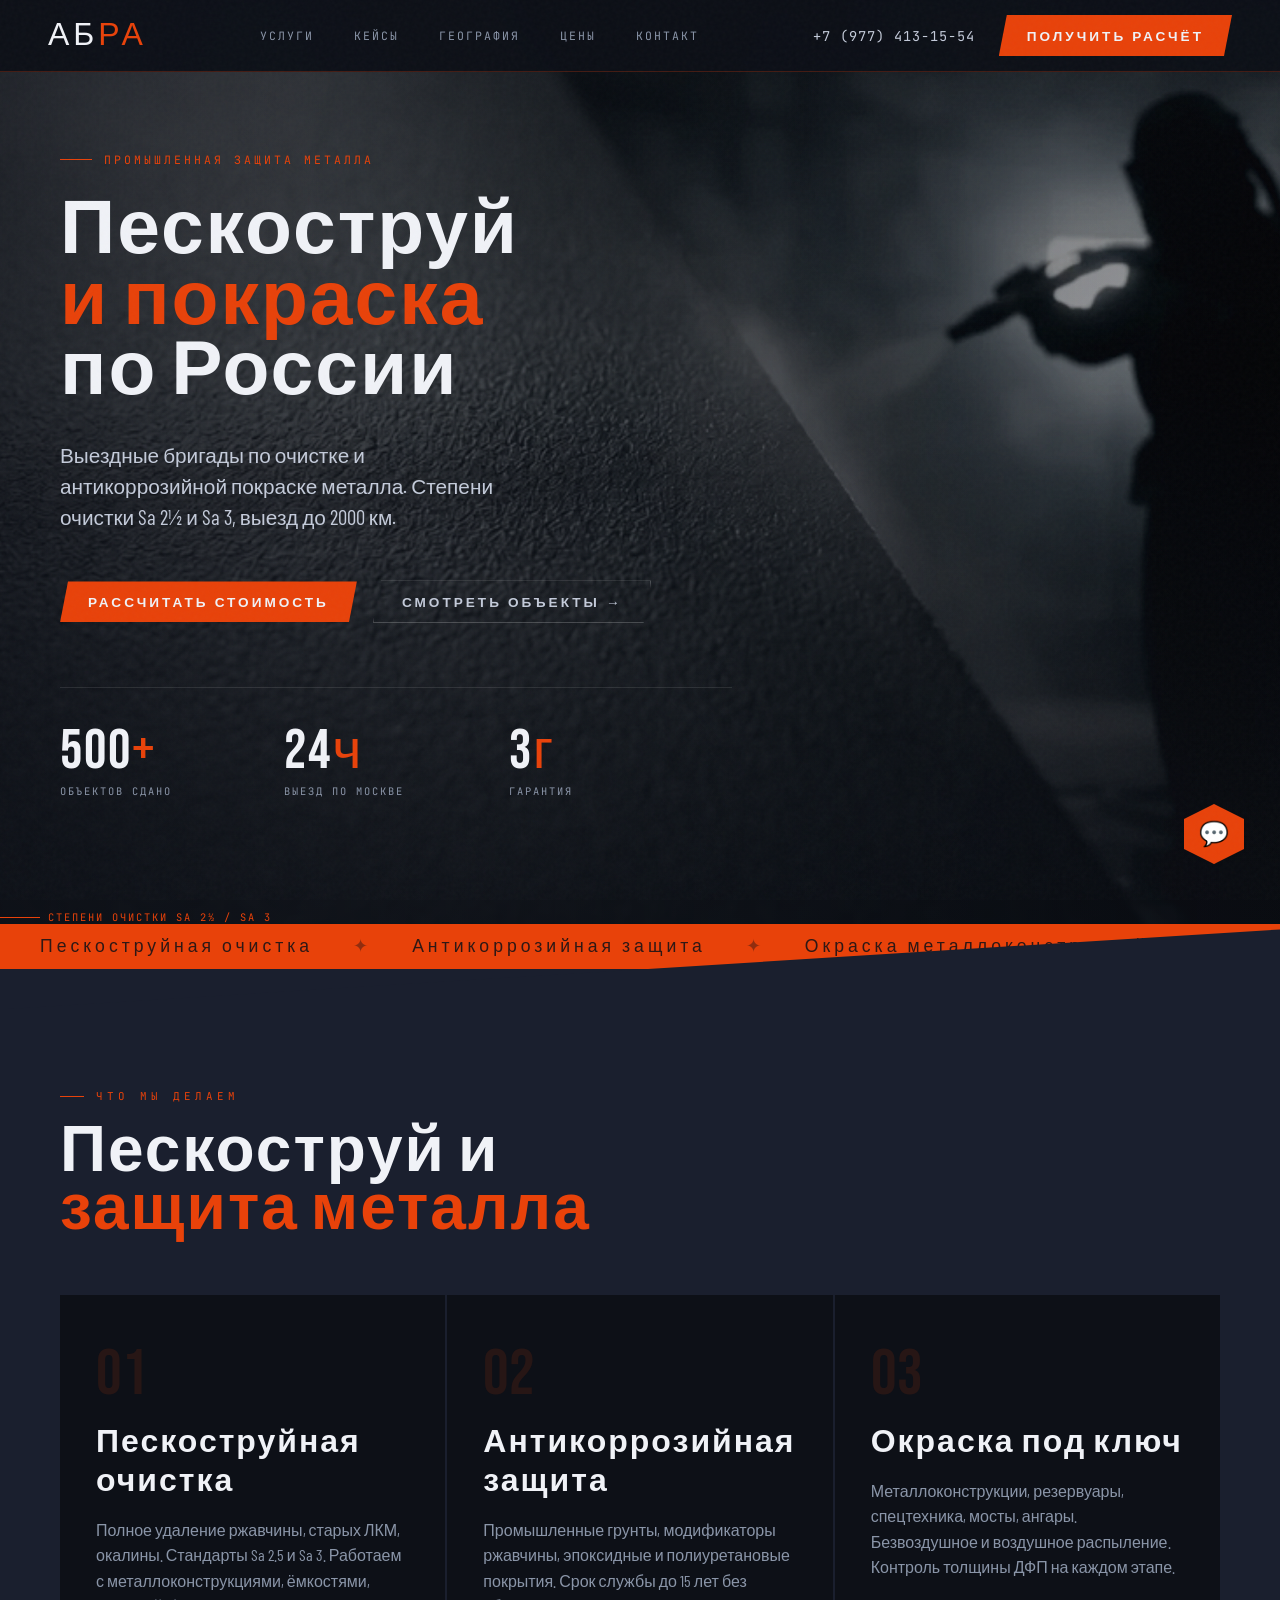
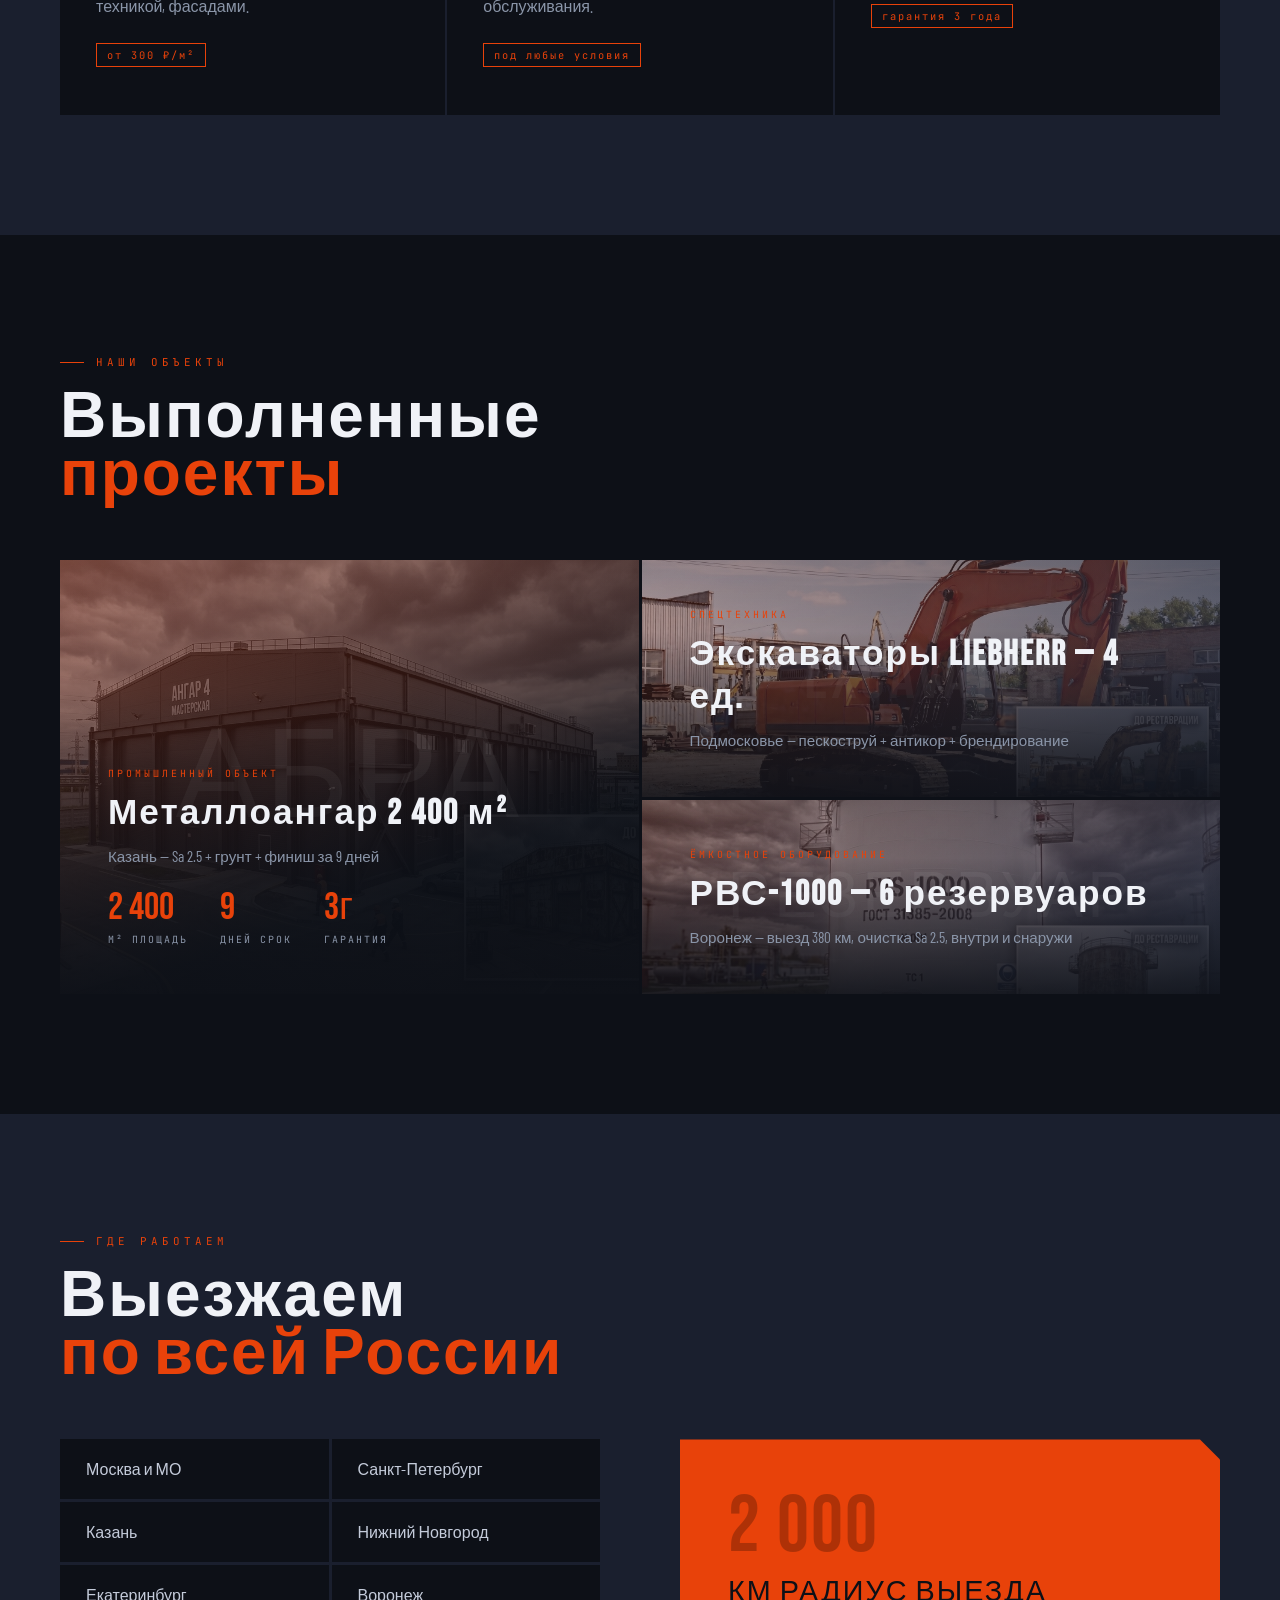
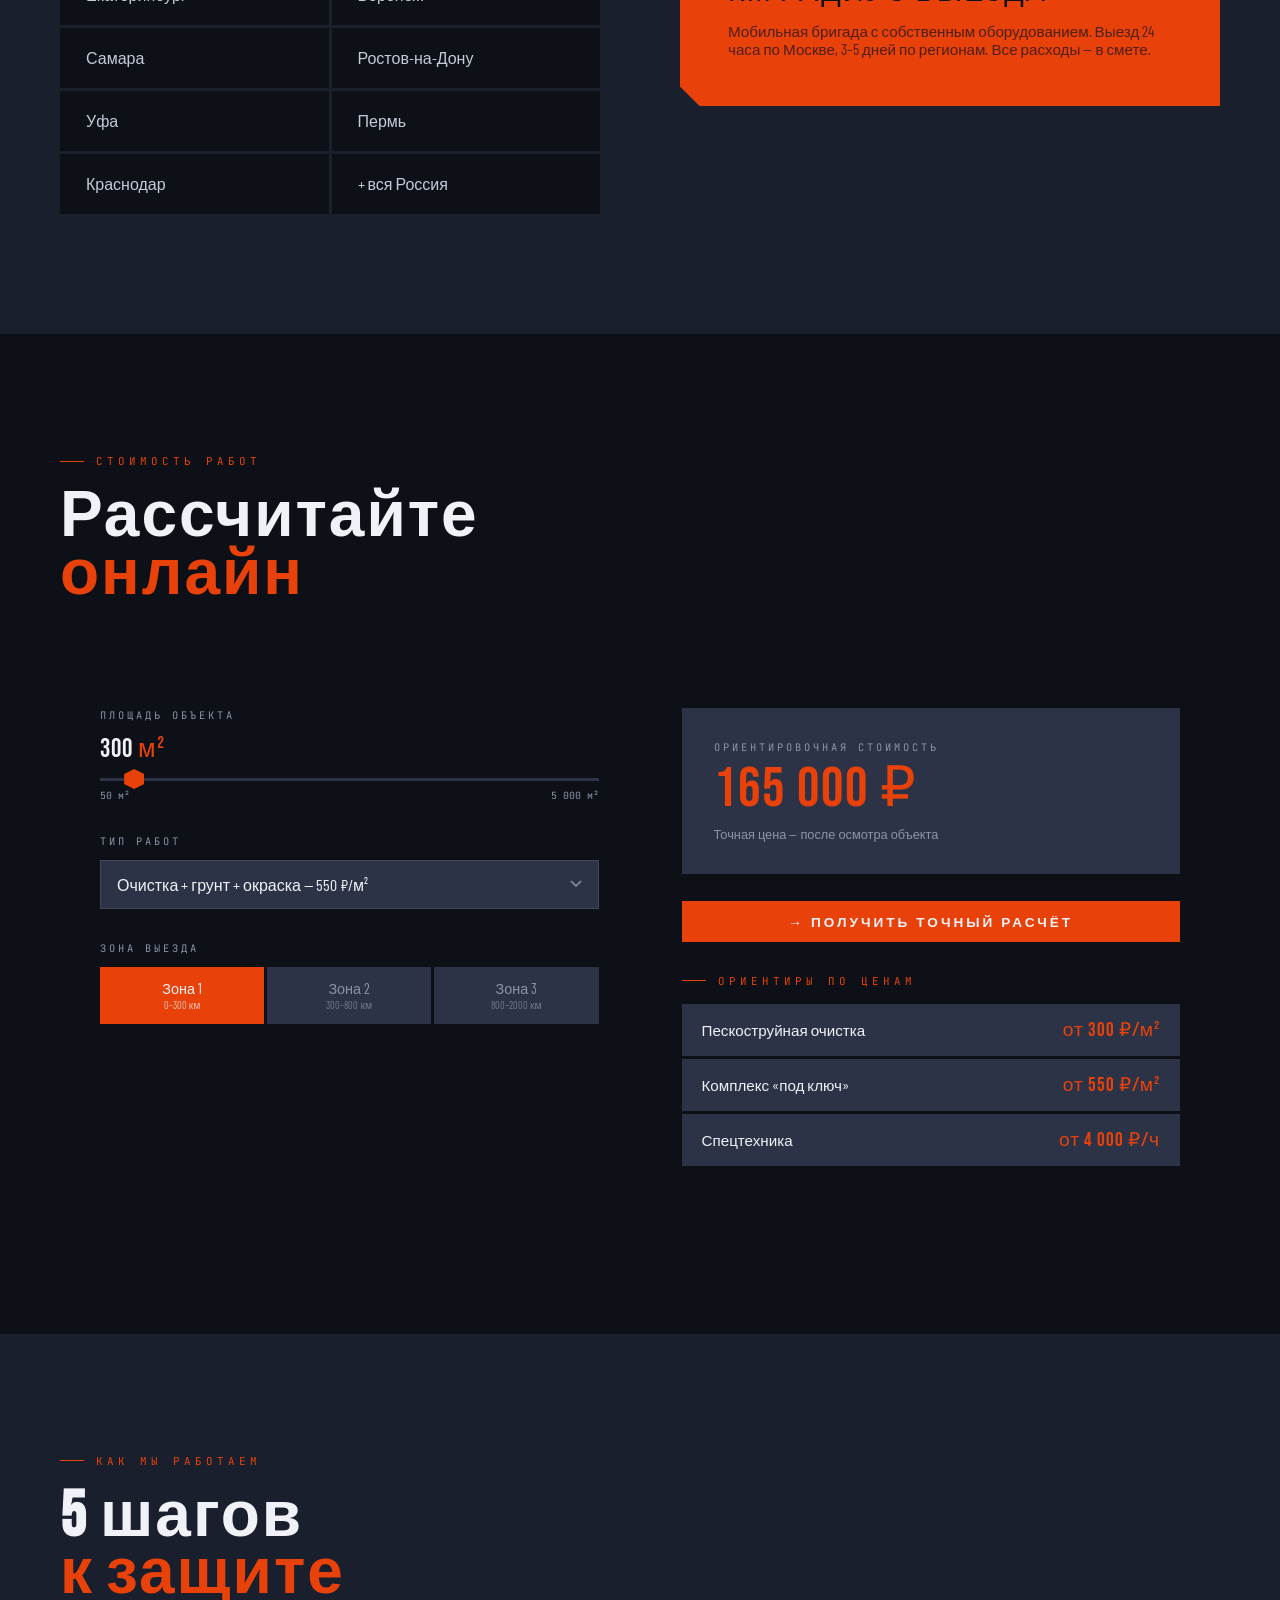
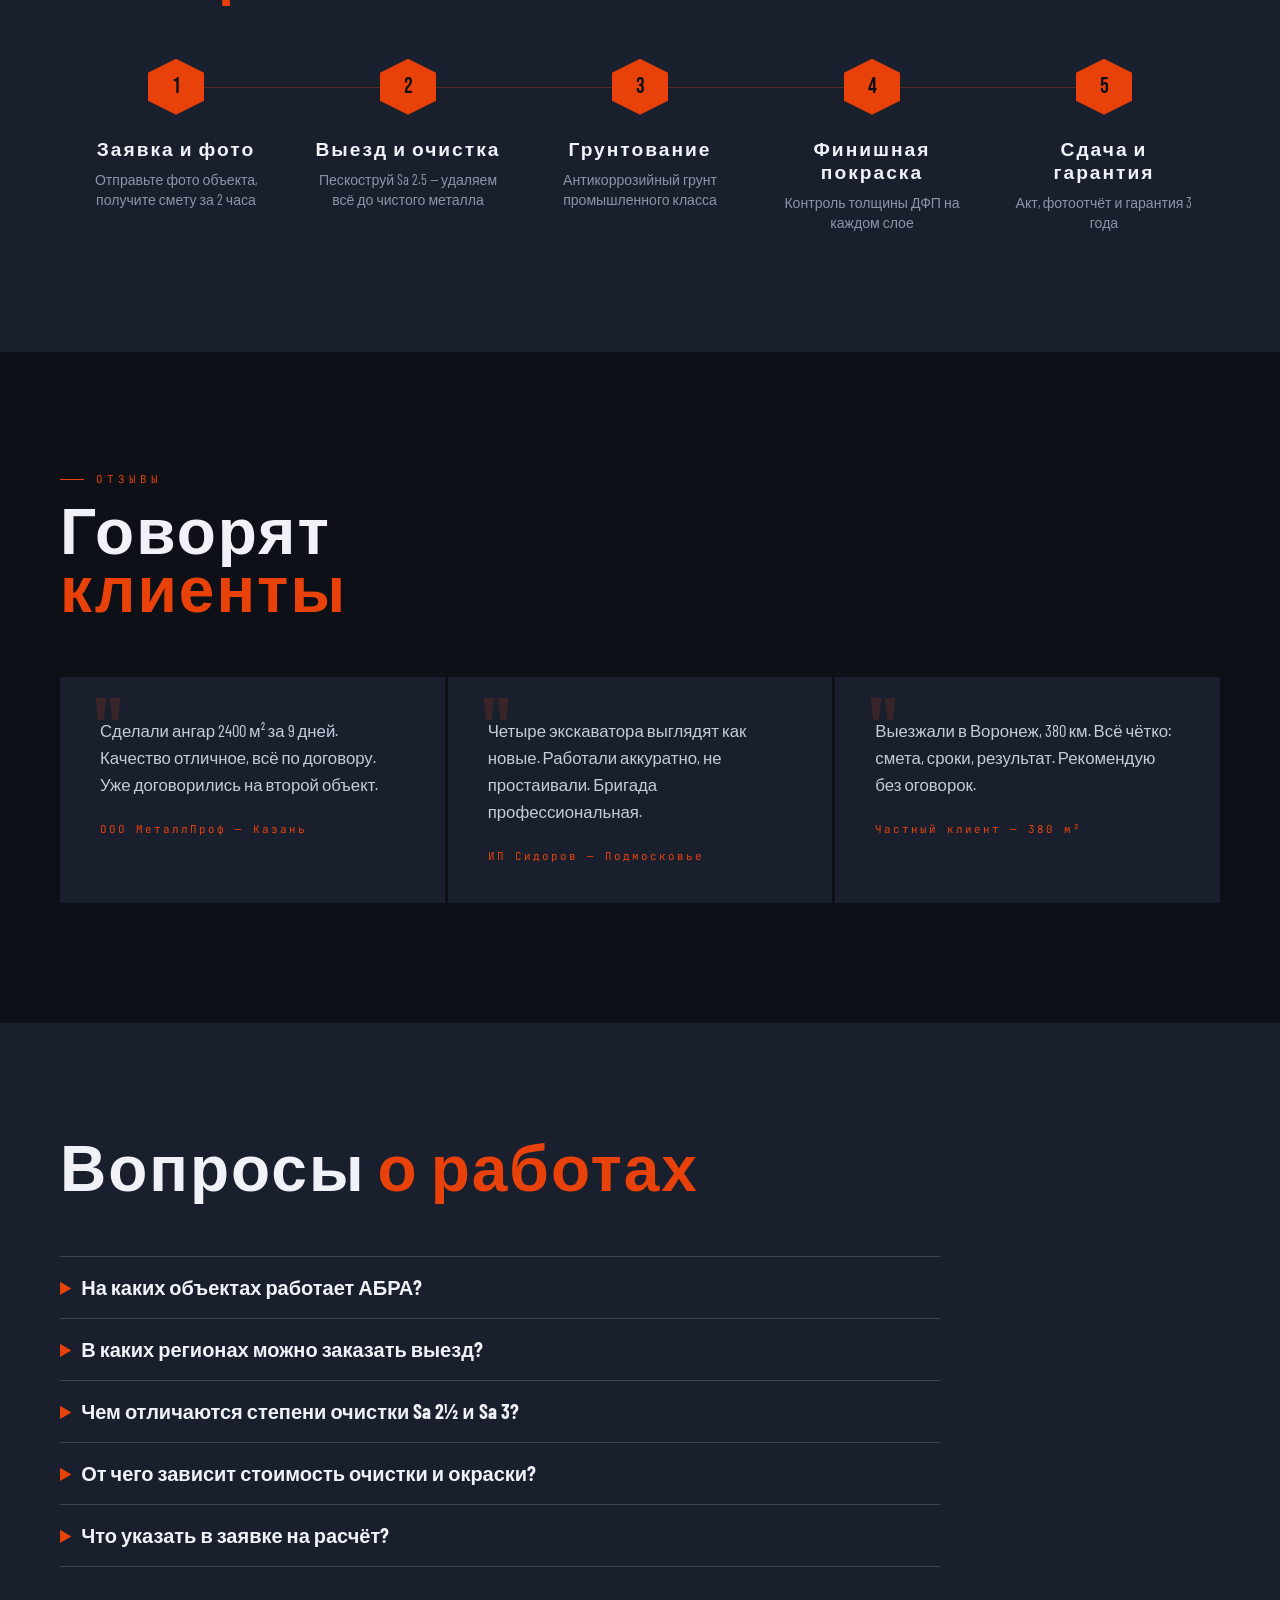
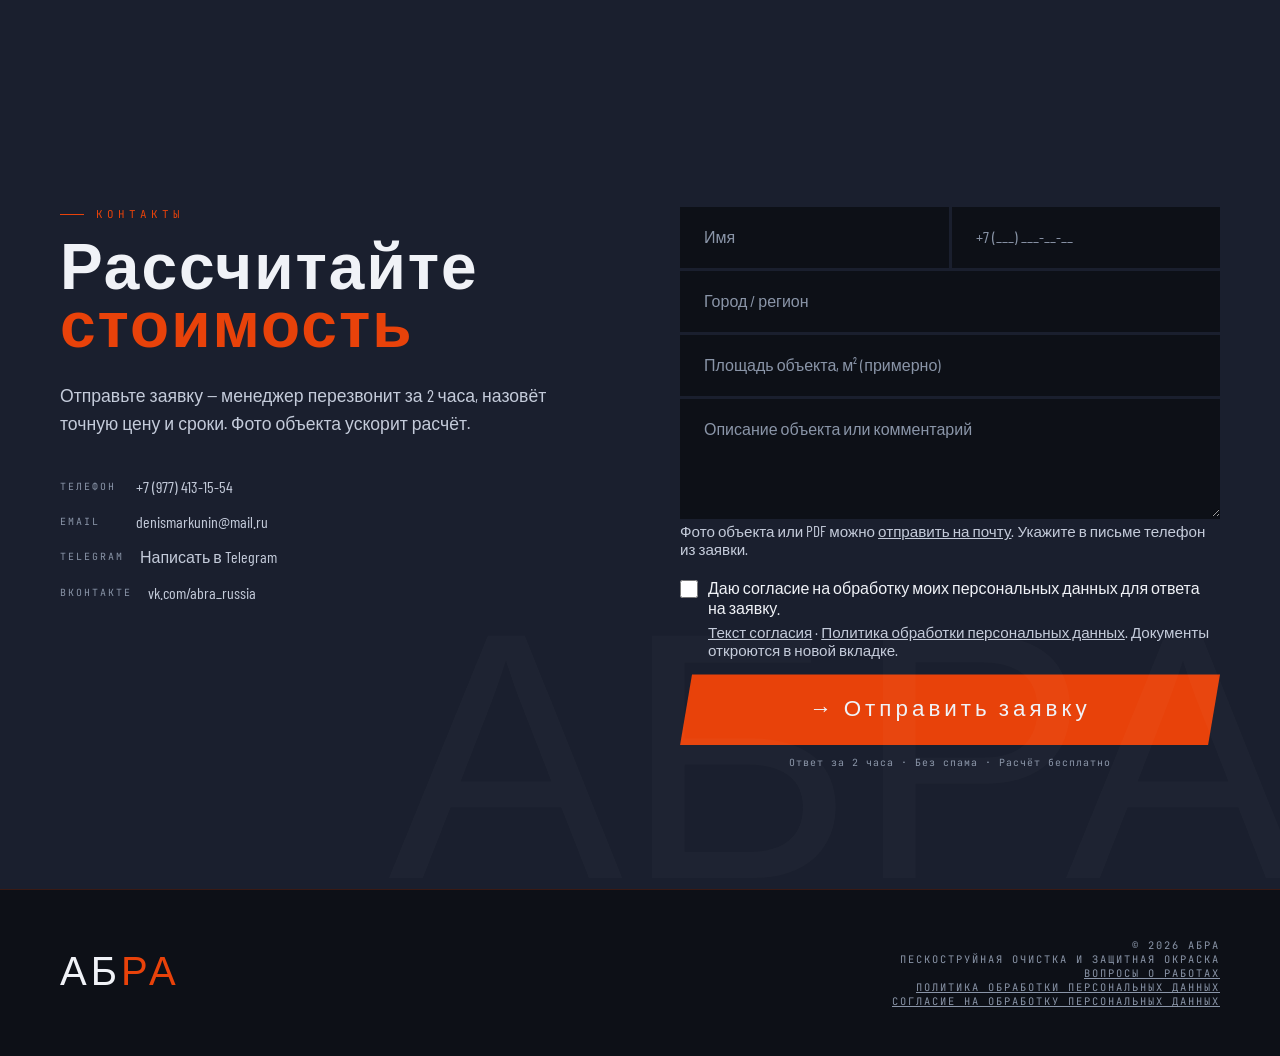
<file: index.html>
<!DOCTYPE html>
<html lang="ru">
<head>
<meta charset="UTF-8">
<meta name="viewport" content="width=device-width, initial-scale=1.0">
<meta name="description" content="АБРА выполняет пескоструйную очистку, антикоррозийную обработку и покраску металла. Выезд в Москве, Подмосковье и регионах России. Очистка от 300 ₽/м².">
<title>Пескоструйная очистка и покраска металла по России — АБРА</title>
<link rel="canonical" href="https://abrapro.ru/">
<meta name="robots" content="max-image-preview:large">
<meta property="og:type" content="website">
<meta property="og:locale" content="ru_RU">
<meta property="og:site_name" content="АБРА">
<meta property="og:url" content="https://abrapro.ru/">
<meta property="og:title" content="Пескоструйная очистка и покраска металла — АБРА">
<meta property="og:description" content="Мобильные бригады по пескоструйной очистке и антикоррозийной окраске металла. Работаем в Москве, Подмосковье и регионах России.">
<meta property="og:image" content="https://abrapro.ru/case1.jpg">
<meta property="og:image:type" content="image/jpeg">
<meta property="og:image:width" content="1376">
<meta property="og:image:height" content="768">
<meta property="og:image:alt" content="Металлоангар в Казани — выполненный проект АБРА">
<meta name="twitter:card" content="summary_large_image">
<meta name="google-site-verification" content="O0orOzKeT7Ut4XhHAEOfi-XUMI8leeEEkiB-gyLbcAE" />
<meta name="yandex-verification" content="a42eac2602d475b2" />
<script type="application/ld+json">
{
  "@context": "https://schema.org",
  "@graph": [
    {
      "@type": "WebSite",
      "@id": "https://abrapro.ru/#website",
      "url": "https://abrapro.ru/",
      "name": "АБРА",
      "inLanguage": "ru",
      "publisher": { "@id": "https://abrapro.ru/#organization" }
    },
    {
      "@type": "Organization",
      "@id": "https://abrapro.ru/#organization",
      "name": "АБРА",
      "url": "https://abrapro.ru/",
      "logo": "https://abrapro.ru/apple-touch-icon.png",
      "description": "Выездные работы по пескоструйной очистке и антикоррозийной окраске металла.",
      "telephone": "+7 977 413-15-54",
      "email": "denismarkunin@mail.ru",
      "sameAs": ["https://vk.com/abra_russia"]
    },
    {
      "@type": "Service",
      "@id": "https://abrapro.ru/#services",
      "url": "https://abrapro.ru/#services",
      "name": "Пескоструйная очистка и антикоррозийная покраска металла",
      "serviceType": ["Пескоструйная очистка", "Антикоррозийная защита", "Покраска металлоконструкций"],
      "provider": { "@id": "https://abrapro.ru/#organization" },
      "areaServed": { "@type": "Country", "name": "Россия" }
    }
  ]
}
</script>

<!-- Yandex.Metrika counter -->
<script type="text/javascript">
    (function(m,e,t,r,i,k,a){
        m[i]=m[i]||function(){(m[i].a=m[i].a||[]).push(arguments)};
        m[i].l=1*new Date();
        for (var j = 0; j < document.scripts.length; j++) {if (document.scripts[j].src === r) { return; }}
        k=e.createElement(t),a=e.getElementsByTagName(t)[0],k.async=1,k.src=r,a.parentNode.insertBefore(k,a)
    })(window, document,'script','https://mc.yandex.ru/metrika/tag.js?id=109891792', 'ym');
    ym(109891792, 'init', {ssr:true, webvisor:false, clickmap:true, ecommerce:"dataLayer", referrer: document.referrer, url: location.href, accurateTrackBounce:true, trackLinks:true});
</script>
<!-- /Yandex.Metrika counter -->
<script>
/* Переход для браузера, пока постоянный редирект не настроен на хостинге. */
(function() {
  const { hostname, protocol, pathname, search, hash } = window.location;
  const siteHosts = ['abrapro.ru', 'www.abrapro.ru', 'xn--80aac7ceec.xn--p1ai', 'www.xn--80aac7ceec.xn--p1ai'];
  if (!siteHosts.includes(hostname)) return;

  if (hostname !== 'abrapro.ru' || protocol !== 'https:' || pathname === '/index.html') {
    const path = pathname === '/index.html' ? '/' : pathname;
    window.location.replace('https://abrapro.ru' + path + search + hash);
  }
})();
</script>
<link rel="icon" type="image/x-icon" href="[data-uri]">
<link rel="icon" type="image/png" sizes="32x32" href="favicon-32.png">
<link rel="apple-touch-icon" sizes="180x180" href="apple-touch-icon.png">
<link rel="preconnect" href="https://fonts.googleapis.com">
<link href="https://fonts.googleapis.com/css2?family=Bebas+Neue&family=Barlow+Condensed:ital,wght@0,400;0,600;0,700;1,400&family=JetBrains+Mono:wght@400;500&display=swap" rel="stylesheet">
<style>
:root {
  --ore:    #E8420A;
  --steel:  #1A1F2E;
  --iron:   #0D1017;
  --slag:   #2C3347;
  --smoke:  #8A95A8;
  --ash:    #C4CBDA;
  --white:  #F0F2F7;
  --gold:   #D4A843;
}

*, *::before, *::after { box-sizing: border-box; margin: 0; padding: 0; }

html { scroll-behavior: smooth; }

body {
  background: var(--iron);
  color: var(--white);
  font-family: 'Barlow Condensed', sans-serif;
  overflow-x: hidden;
}

/* ── NOISE TEXTURE OVERLAY ── */
body::before {
  content: '';
  position: fixed; inset: 0;
  background-image: url("data:image/svg+xml,%3Csvg viewBox='0 0 256 256' xmlns='http://www.w3.org/2000/svg'%3E%3Cfilter id='n'%3E%3CfeTurbulence type='fractalNoise' baseFrequency='0.9' numOctaves='4' stitchTiles='stitch'/%3E%3C/filter%3E%3Crect width='100%25' height='100%25' filter='url(%23n)' opacity='1'/%3E%3C/svg%3E");
  opacity: 0.028;
  pointer-events: none;
  z-index: 9999;
}

/* ── HEADER ── */
header {
  position: fixed; top: 0; left: 0; right: 0; z-index: 100;
  display: flex; align-items: center; justify-content: space-between;
  padding: 0 48px;
  height: 72px;
  background: rgba(13,16,23,0.96);
  border-bottom: 1px solid rgba(232,66,10,0.25);
  backdrop-filter: blur(16px);
}

.logo {
  font-family: 'Bebas Neue', sans-serif;
  font-size: 2rem;
  letter-spacing: 4px;
  color: var(--white);
}
.logo em { color: var(--ore); font-style: normal; }

nav { display: flex; gap: 40px; }
nav a {
  font-family: 'JetBrains Mono', monospace;
  font-size: 0.72rem;
  letter-spacing: 2px;
  text-transform: uppercase;
  color: var(--smoke);
  text-decoration: none;
  transition: color 0.2s;
}
nav a:hover { color: var(--ore); }

.hdr-right { display: flex; align-items: center; gap: 24px; }
.hdr-phone {
  font-family: 'JetBrains Mono', monospace;
  font-size: 0.85rem;
  color: var(--ash);
  text-decoration: none;
  letter-spacing: 1px;
}
.hdr-phone:hover { color: var(--white); }
.btn-primary {
  background: var(--ore);
  color: var(--white);
  border: none; cursor: pointer;
  font-family: 'Barlow Condensed', sans-serif;
  font-size: 0.85rem; font-weight: 700;
  letter-spacing: 3px; text-transform: uppercase;
  padding: 12px 28px;
  clip-path: polygon(8px 0%, 100% 0%, calc(100% - 8px) 100%, 0% 100%);
  transition: background 0.2s, transform 0.1s;
}
.btn-primary:hover { background: #ff5520; transform: translateY(-1px); }
a.btn-primary { display: inline-block; text-decoration: none; text-align: center; }
.skip-link {
  position: fixed; z-index: 101; top: 12px; left: 12px;
  background: var(--iron); color: var(--white); padding: 10px 14px;
  transform: translateY(-150%);
}
.skip-link:focus { transform: none; }
main section[id], main:focus { scroll-margin-top: 88px; }

/* ── HERO ── */
.hero {
  min-height: 100vh;
  display: grid;
  grid-template-columns: 1fr 1fr;
  padding-top: 72px;
  position: relative;
  overflow: hidden;
}

/* VIDEO BACKGROUND */
.hero-video-bg {
  position: absolute; inset: 0; z-index: 0;
}
.hero-video-bg video {
  width: 100%; height: 100%;
  object-fit: cover;
  opacity: 0.72;
  filter: saturate(0.55) contrast(1.1) brightness(0.95);
}
.hero-video-bg::after {
  content: '';
  position: absolute; inset: 0;
  background:
    linear-gradient(90deg,
      rgba(13,16,23,0.82) 0%,
      rgba(13,16,23,0.45) 50%,
      rgba(13,16,23,0.10) 100%),
    linear-gradient(180deg, rgba(13,16,23,0.2) 0%, transparent 40%, rgba(13,16,23,0.65) 100%);
}

.hero-left {
  display: flex; flex-direction: column; justify-content: center;
  padding: 80px 48px 80px 60px;
  position: relative;
  z-index: 1;
}

.hero-eyebrow {
  display: inline-flex; align-items: center; gap: 12px;
  font-family: 'JetBrains Mono', monospace;
  font-size: 0.72rem; letter-spacing: 3px; text-transform: uppercase;
  color: var(--ore);
  margin-bottom: 28px;
}
.hero-eyebrow::before {
  content: '';
  display: block; width: 32px; height: 1px;
  background: var(--ore);
}

h1 {
  font-family: 'Bebas Neue', sans-serif;
  font-size: clamp(3rem, 6vw, 6rem);
  line-height: 0.92;
  letter-spacing: 2px;
  color: var(--white);
  margin-bottom: 32px;
}
h1 span { color: var(--ore); }

.hero-sub {
  font-size: 1.3rem;
  font-weight: 400;
  color: var(--ash);
  max-width: 440px;
  line-height: 1.5;
  margin-bottom: 48px;
}

.hero-ctas { display: flex; gap: 16px; align-items: center; margin-bottom: 64px; }

.btn-ghost {
  font-family: 'Barlow Condensed', sans-serif;
  font-size: 0.85rem; font-weight: 600;
  letter-spacing: 3px; text-transform: uppercase;
  color: var(--ash);
  background: transparent;
  border: 1px solid rgba(255,255,255,0.2);
  padding: 12px 28px; cursor: pointer;
  clip-path: polygon(8px 0%, 100% 0%, calc(100% - 8px) 100%, 0% 100%);
  text-decoration: none;
  transition: border-color 0.2s, color 0.2s;
}
.btn-ghost:hover { border-color: var(--ore); color: var(--white); }

.hero-stats {
  display: grid; grid-template-columns: repeat(3, 1fr);
  border-top: 1px solid rgba(255,255,255,0.1);
  padding-top: 36px;
  gap: 1px;
}
.stat-item { padding-right: 32px; }
.stat-num {
  font-family: 'Bebas Neue', sans-serif;
  font-size: 3.5rem; letter-spacing: 2px;
  color: var(--white);
  line-height: 1;
}
.stat-num em { color: var(--ore); font-style: normal; }
.stat-label {
  font-family: 'JetBrains Mono', monospace;
  font-size: 0.65rem; letter-spacing: 2px; text-transform: uppercase;
  color: var(--smoke);
  margin-top: 4px;
}

.hero-right {
  position: relative;
  overflow: hidden;
}

/* industrial photo placeholder with heavy atmosphere */
.hero-img-wrap {
  position: absolute; inset: 0;
  background:
    linear-gradient(90deg, var(--iron) 0%, transparent 30%),
    linear-gradient(180deg, transparent 60%, var(--iron) 100%),
    radial-gradient(ellipse at 60% 40%, rgba(232,66,10,0.35) 0%, transparent 55%),
    #1a1a2a;
  display: flex; align-items: center; justify-content: center;
}

.hero-photo-placeholder {
  width: 100%; height: 100%;
  object-fit: cover; opacity: 0.45;
  filter: saturate(0.3) contrast(1.4);
}

/* large decorative number */
.hero-deco-num {
  position: absolute; bottom: -20px; right: -10px;
  font-family: 'Bebas Neue', sans-serif;
  font-size: clamp(12rem, 20vw, 20rem);
  color: rgba(255,255,255,0.03);
  line-height: 1;
  pointer-events: none;
  user-select: none;
}

/* spark line animation */
@keyframes spark {
  0%,100% { opacity:0.3; transform: scaleX(1); }
  50% { opacity:1; transform: scaleX(1.05); }
}
.spark-line {
  position: absolute; bottom: 72px; right: 60px;
  display: flex; align-items: center; gap: 8px;
  font-family: 'JetBrains Mono', monospace;
  font-size: 0.65rem; letter-spacing: 2px; text-transform: uppercase; color: var(--ore);
  animation: spark 2s ease-in-out infinite;
}
.spark-line::before {
  content: '';
  display: block; width: 40px; height: 1px; background: var(--ore);
}

/* ── TICKER BAR ── */
.ticker-wrap {
  background: var(--ore);
  padding: 12px 0;
  overflow: hidden;
  position: relative;
}
.ticker-inner {
  display: flex; gap: 0;
  animation: tickerMove 28s linear infinite;
  white-space: nowrap;
}
@keyframes tickerMove {
  0%   { transform: translateX(0); }
  100% { transform: translateX(-50%); }
}
.ticker-item {
  font-family: 'Bebas Neue', sans-serif;
  font-size: 1.1rem; letter-spacing: 4px;
  padding: 0 40px;
  color: rgba(13,16,23,0.85);
  flex-shrink: 0;
}
.ticker-sep { color: rgba(13,16,23,0.4); padding: 0; }

/* ── SECTION HEADERS ── */
.section-label {
  font-family: 'JetBrains Mono', monospace;
  font-size: 0.68rem; letter-spacing: 4px; text-transform: uppercase;
  color: var(--ore);
  display: flex; align-items: center; gap: 12px;
  margin-bottom: 20px;
}
.section-label::before {
  content: ''; display: block; width: 24px; height: 1px; background: var(--ore);
}

h2 {
  font-family: 'Bebas Neue', sans-serif;
  font-size: clamp(3rem, 5vw, 5.5rem);
  letter-spacing: 2px;
  line-height: 0.9;
  color: var(--white);
  margin-bottom: 56px;
}
h2 span { color: var(--ore); }

/* ── CALCULATOR ── */
.calc-wrap {
  display: grid;
  grid-template-columns: 1fr 1fr;
  gap: 3px;
  margin-top: 16px;
}
.calc-left {
  background: var(--iron);
  padding: 48px 40px;
}
.calc-right {
  background: var(--iron);
  padding: 48px 40px;
  display: flex;
  flex-direction: column;
  justify-content: space-between;
}
.calc-field { margin-bottom: 32px; }
.calc-label {
  font-family: 'JetBrains Mono', monospace;
  font-size: 0.65rem; letter-spacing: 3px; text-transform: uppercase;
  color: var(--smoke); margin-bottom: 12px; display: block;
}
/* range slider */
.calc-range {
  -webkit-appearance: none; appearance: none;
  width: 100%; height: 3px;
  background: var(--slag); outline: none; border: none;
  margin-bottom: 8px;
}
.calc-range::-webkit-slider-thumb {
  -webkit-appearance: none;
  width: 20px; height: 20px;
  background: var(--ore);
  clip-path: polygon(50% 0%,100% 25%,100% 75%,50% 100%,0% 75%,0% 25%);
  cursor: pointer;
}
.calc-range::-moz-range-thumb {
  width: 20px; height: 20px;
  background: var(--ore); border: none; cursor: pointer;
}
.calc-range-vals {
  display: flex; justify-content: space-between;
  font-family: 'JetBrains Mono', monospace;
  font-size: 0.62rem; color: var(--smoke);
}
.calc-range-cur {
  font-family: 'Bebas Neue', sans-serif;
  font-size: 1.6rem; color: var(--white); letter-spacing: 1px;
}
.calc-range-cur em { color: var(--ore); font-style: normal; }

/* select */
.calc-select {
  width: 100%; background: var(--slag); color: var(--white);
  border: 1px solid rgba(255,255,255,0.1); padding: 14px 16px;
  font-family: 'Barlow Condensed', sans-serif; font-size: 1rem;
  appearance: none; -webkit-appearance: none;
  cursor: pointer;
  background-image: url("data:image/svg+xml,%3Csvg xmlns='http://www.w3.org/2000/svg' width='12' height='8' fill='none'%3E%3Cpath d='M1 1l5 5 5-5' stroke='%238A95A8' stroke-width='1.5'/%3E%3C/svg%3E");
  background-repeat: no-repeat; background-position: right 16px center;
}
.calc-select:focus { outline: none; border-color: var(--ore); }

/* zone buttons */
.calc-zones { display: grid; grid-template-columns: repeat(3,1fr); gap: 3px; }
.calc-zone-btn {
  background: var(--slag); border: 1px solid transparent;
  padding: 12px 8px; cursor: pointer; text-align: center;
  font-family: 'Barlow Condensed', sans-serif; font-size: 0.9rem;
  color: var(--smoke); transition: all 0.2s;
}
.calc-zone-btn.active { background: var(--ore); color: var(--white); }
.calc-zone-btn span { display: block; font-size: 0.65rem; margin-top: 2px; color: inherit; opacity: 0.7; }

/* result */
.calc-result {
  background: var(--slag);
  padding: 32px;
  margin-bottom: 24px;
}
.calc-result-label {
  font-family: 'JetBrains Mono', monospace;
  font-size: 0.65rem; letter-spacing: 3px; text-transform: uppercase;
  color: var(--smoke); margin-bottom: 8px;
}
.calc-result-num {
  font-family: 'Bebas Neue', sans-serif;
  font-size: 3.5rem; letter-spacing: 2px; color: var(--ore); line-height: 1;
}
.calc-result-note {
  font-size: 0.8rem; color: var(--smoke); margin-top: 8px;
}
.calc-tariffs { display: flex; flex-direction: column; gap: 3px; }
.calc-tariff-row {
  display: flex; justify-content: space-between; align-items: center;
  background: var(--slag); padding: 14px 20px;
  font-size: 0.95rem;
}
.calc-tariff-row span:last-child {
  font-family: 'Bebas Neue', sans-serif;
  font-size: 1.2rem; letter-spacing: 1px; color: var(--ore);
}

@media (max-width: 900px) {
  .calc-wrap { grid-template-columns: 1fr; }
  .calc-left, .calc-right { padding: 32px 20px; }
}

/* ── SERVICES SECTION ── */
.services {
  padding: 120px 60px;
  background: var(--steel);
  position: relative;
}

/* angled top edge */
.services::before {
  content: '';
  position: absolute; top: -40px; left: 0; right: 0;
  height: 80px;
  background: var(--steel);
  clip-path: polygon(0 100%, 100% 0, 100% 100%);
}

.services-grid {
  display: grid;
  grid-template-columns: repeat(3, 1fr);
  gap: 2px;
  margin-top: 16px;
}

.service-card {
  background: var(--iron);
  padding: 48px 36px;
  position: relative;
  overflow: hidden;
  transition: background 0.3s;
  cursor: default;
}
.service-card:hover { background: #111620; }
.service-card::before {
  content: '';
  position: absolute; top: 0; left: 0; right: 0;
  height: 3px;
  background: var(--ore);
  transform: scaleX(0); transform-origin: left;
  transition: transform 0.4s ease;
}
.service-card:hover::before { transform: scaleX(1); }

.service-num {
  font-family: 'Bebas Neue', sans-serif;
  font-size: 4rem;
  color: rgba(232,66,10,0.12);
  line-height: 1;
  margin-bottom: 16px;
  transition: color 0.3s;
}
.service-card:hover .service-num { color: rgba(232,66,10,0.3); }

.service-card h3 {
  font-family: 'Bebas Neue', sans-serif;
  font-size: 2rem;
  letter-spacing: 2px;
  margin-bottom: 16px;
}
.service-card p { font-size: 1rem; color: var(--smoke); line-height: 1.6; }
.service-tag {
  display: inline-block;
  margin-top: 24px;
  font-family: 'JetBrains Mono', monospace;
  font-size: 0.65rem; letter-spacing: 2px;
  color: var(--ore); border: 1px solid var(--ore);
  padding: 4px 10px;
}

/* ── CASES / PROJECTS ── */
.cases {
  padding: 120px 60px;
  background: var(--iron);
}

.cases-grid {
  display: grid;
  grid-template-columns: repeat(2, 1fr);
  gap: 3px;
}

.case-card {
  background: var(--steel);
  padding: 48px;
  position: relative;
  overflow: hidden;
  transition: transform 0.3s;
}
.case-card:hover { transform: translateY(-4px); }
.case-card:nth-child(1) { grid-column: 1; grid-row: 1 / span 2; display: flex; flex-direction: column; justify-content: flex-end; }

.case-hero-placeholder {
  position: absolute; inset: 0;
  background: linear-gradient(135deg, rgba(232,66,10,0.2), rgba(44,51,71,0.8));
  display: flex; align-items: center; justify-content: center;
  font-family: 'Bebas Neue', sans-serif;
  font-size: 8rem; letter-spacing: 4px; color: rgba(255,255,255,0.06);
}
.case-card:nth-child(1) .case-hero-placeholder { background: linear-gradient(160deg, rgba(232,66,10,0.35) 0%, rgba(13,16,23,0.9) 70%); }

/* real photos */
.case-photo {
  position: absolute; inset: 0;
  width: 100%; height: 100%;
  object-fit: cover;
  object-position: center;
  opacity: 0.75;
  filter: saturate(0.6) contrast(1.1);
  transition: opacity 0.4s, transform 0.6s;
  cursor: pointer;
}
.case-card:hover .case-photo {
  opacity: 0.85;
  transform: scale(1.02);
}
/* overlay gradient — только снизу чтобы текст читался, фото видно */
.case-card::after {
  content: '';
  position: absolute; inset: 0;
  background: linear-gradient(180deg, rgba(13,16,23,0.1) 0%, rgba(13,16,23,0.0) 30%, rgba(13,16,23,0.85) 100%);
  pointer-events: none;
  z-index: 0;
}
.case-content { position: relative; z-index: 2; }

/* zoom icon on hover */
.case-photo-btn {
  position: absolute; top: 16px; right: 16px; z-index: 3;
  width: 40px; height: 40px;
  background: rgba(232,66,10,0.85);
  border: none; cursor: pointer;
  display: flex; align-items: center; justify-content: center;
  clip-path: polygon(6px 0%,100% 0%,calc(100% - 6px) 100%,0% 100%);
  opacity: 0; transition: opacity 0.2s;
  color: white; font-size: 1.1rem;
}
.case-card:hover .case-photo-btn, .case-card:focus-within .case-photo-btn { opacity: 1; }
.case-photo-btn:focus-visible { box-shadow: inset 0 0 0 3px var(--white); }
@media (hover: none) {
  .case-photo-btn { opacity: 1; }
}

/* ── LIGHTBOX ── */
.lb-overlay {
  display: none;
  position: fixed; inset: 0;
  width: 100%; height: 100%; max-width: none; max-height: none;
  margin: 0; border: 0; padding: 52px 12px 12px;
  background: #070a12; color: var(--white);
  align-items: center; justify-content: center;
  flex-direction: column;
}
.lb-overlay[open] { display: flex; }

.lb-img-wrap {
  position: relative;
  max-width: 92vw; max-height: 72vh;
  display: flex; align-items: center; justify-content: center;
}
.lb-img-wrap img {
  max-width: 92vw; max-height: 72vh;
  object-fit: contain;
  border: 1px solid rgba(232,66,10,0.2);
  display: block;
}

.lb-arrow {
  position: absolute; top: 50%; transform: translateY(-50%);
  background: rgba(232,66,10,0.9);
  border: none; cursor: pointer; color: white;
  font-size: 1.4rem; padding: 0;
  width: 52px; height: 52px;
  clip-path: polygon(8px 0%,100% 0%,calc(100% - 8px) 100%,0% 100%);
  display: flex; align-items: center; justify-content: center;
  transition: background 0.2s;
}
.lb-arrow:hover { background: #ff5520; }
.lb-arrow.prev { left: 12px; }
.lb-arrow.next { right: 12px; }

.lb-close {
  position: fixed; top: 24px; right: 32px; z-index: 1;
  background: transparent; border: 1px solid rgba(255,255,255,0.2);
  color: white; cursor: pointer;
  font-family: 'JetBrains Mono', monospace;
  font-size: 0.75rem; letter-spacing: 2px;
  padding: 10px 20px;
  transition: border-color 0.2s;
}
.lb-close:hover { border-color: var(--ore); color: var(--ore); }

.lb-caption {
  margin-top: 20px; text-align: center;
}
.lb-caption h4 {
  font-family: 'Bebas Neue', sans-serif;
  font-size: 1.6rem; letter-spacing: 2px;
}
.lb-caption p { font-size: 0.9rem; color: var(--smoke); margin-top: 4px; }

.lb-dots {
  display: flex; gap: 8px; margin-top: 16px;
}
.lb-dot {
  width: 40px; height: 36px; background: transparent;
  display: grid; place-items: center; cursor: pointer;
  border: 0;
}
.lb-dot::before {
  content: '';
  display: block; width: 28px; height: 3px;
  background: rgba(255,255,255,0.45);
}
.lb-dot[aria-current="true"]::before { background: var(--ore); }

.case-content { position: relative; z-index: 1; }
.case-cat {
  font-family: 'JetBrains Mono', monospace;
  font-size: 0.62rem; letter-spacing: 3px; text-transform: uppercase; color: var(--ore);
  margin-bottom: 12px;
}
.case-card h3 {
  font-family: 'Bebas Neue', sans-serif;
  font-size: 2.2rem; letter-spacing: 2px; margin-bottom: 12px;
}
.case-meta { font-size: 0.95rem; color: var(--smoke); }

.case-stat-row {
  display: flex; gap: 32px; margin-top: 24px;
}
.case-stat span:first-child {
  display: block;
  font-family: 'Bebas Neue', sans-serif; font-size: 2.4rem; color: var(--ore); line-height: 1;
}
.case-stat span:last-child {
  font-family: 'JetBrains Mono', monospace;
  font-size: 0.62rem; letter-spacing: 2px; text-transform: uppercase; color: var(--smoke);
}

/* ── GEOGRAPHY ── */
.geo {
  padding: 120px 60px;
  background: var(--steel);
  position: relative;
}

.geo-inner {
  display: grid;
  grid-template-columns: 1fr 1fr;
  gap: 80px;
  align-items: start;
}

.geo-list {
  display: grid; grid-template-columns: 1fr 1fr; gap: 3px;
}
.geo-item {
  background: var(--iron);
  padding: 20px 24px;
  font-size: 1rem;
  color: var(--ash);
  border-left: 2px solid transparent;
  transition: border-color 0.2s, color 0.2s;
}
.geo-item:hover { border-left-color: var(--ore); color: var(--white); }

.geo-callout {
  background: var(--ore);
  padding: 48px;
  clip-path: polygon(0 0, calc(100% - 20px) 0, 100% 20px, 100% 100%, 20px 100%, 0 calc(100% - 20px));
}
.geo-callout-num {
  font-family: 'Bebas Neue', sans-serif;
  font-size: 5rem; letter-spacing: 2px; color: rgba(0,0,0,0.25); line-height: 1;
}
.geo-callout-text {
  font-family: 'Bebas Neue', sans-serif;
  font-size: 1.8rem; letter-spacing: 2px; color: var(--iron);
  margin-top: 8px;
}
.geo-callout-sub {
  font-size: 0.95rem; color: rgba(13,16,23,0.7); margin-top: 12px;
}

/* ── PRICING ── */
.pricing {
  padding: 120px 60px;
  background: var(--iron);
}

.price-grid {
  display: grid;
  grid-template-columns: repeat(3, 1fr);
  gap: 3px;
}
.price-card {
  background: var(--steel);
  padding: 48px 36px;
  position: relative;
}
.price-card.featured {
  background: var(--iron);
  border: 1px solid var(--ore);
}
.price-card.featured::before {
  content: 'ПОПУЛЯРНОЕ';
  position: absolute; top: -1px; left: 50%; transform: translateX(-50%);
  background: var(--ore); color: var(--iron);
  font-family: 'Bebas Neue', sans-serif;
  font-size: 0.75rem; letter-spacing: 3px;
  padding: 4px 16px;
}

.price-name {
  font-family: 'JetBrains Mono', monospace;
  font-size: 0.7rem; letter-spacing: 3px; text-transform: uppercase; color: var(--smoke);
  margin-bottom: 12px;
}
.price-amount {
  font-family: 'Bebas Neue', sans-serif;
  font-size: 3.5rem; letter-spacing: 1px; color: var(--white); line-height: 1;
}
.price-amount em { font-style: normal; color: var(--ore); }
.price-unit { font-size: 0.9rem; color: var(--smoke); margin-top: 4px; margin-bottom: 32px; }

.price-features { list-style: none; display: flex; flex-direction: column; gap: 12px; }
.price-features li {
  font-size: 1rem; color: var(--ash);
  padding-left: 20px; position: relative;
}
.price-features li::before {
  content: '→';
  position: absolute; left: 0; color: var(--ore); font-size: 0.8rem;
}

/* ── PROCESS ── */
.process {
  padding: 120px 60px;
  background: var(--steel);
}

.process-steps {
  display: grid;
  grid-template-columns: repeat(5, 1fr);
  position: relative;
  gap: 0;
}
.process-steps::before {
  content: '';
  position: absolute;
  top: 28px; left: 10%; right: 10%;
  height: 1px; background: rgba(232,66,10,0.3);
}
.step {
  text-align: center;
  padding: 0 20px;
  position: relative;
}
.step-dot {
  width: 56px; height: 56px;
  background: var(--ore);
  clip-path: polygon(50% 0%, 100% 25%, 100% 75%, 50% 100%, 0% 75%, 0% 25%);
  display: flex; align-items: center; justify-content: center;
  margin: 0 auto 24px;
  font-family: 'Bebas Neue', sans-serif; font-size: 1.4rem; color: var(--iron);
  position: relative; z-index: 1;
}
.step h3 {
  font-family: 'Bebas Neue', sans-serif;
  font-size: 1.2rem; letter-spacing: 2px; margin-bottom: 8px;
}
.step p { font-size: 0.88rem; color: var(--smoke); line-height: 1.4; }

/* ── TESTIMONIALS ── */
.testimonials {
  padding: 120px 60px;
  background: var(--iron);
}

.testi-grid {
  display: grid;
  grid-template-columns: repeat(3, 1fr);
  gap: 3px;
}
.testi-card {
  background: var(--steel);
  padding: 40px;
  position: relative;
}
.testi-card::before {
  content: '"';
  position: absolute; top: 12px; left: 32px;
  font-family: 'Bebas Neue', sans-serif;
  font-size: 6rem; color: rgba(232,66,10,0.15); line-height: 1;
}
.testi-text { font-size: 1.05rem; color: var(--ash); line-height: 1.6; margin-bottom: 24px; position: relative; z-index: 1; }
.testi-author { font-family: 'JetBrains Mono', monospace; font-size: 0.68rem; letter-spacing: 2px; color: var(--ore); }

/* ── CONTACT ── */
.contact {
  padding: 120px 60px;
  background: var(--steel);
  position: relative;
  overflow: hidden;
}
.contact::after {
  content: 'АБРА';
  position: absolute; right: -20px; bottom: -60px;
  font-family: 'Bebas Neue', sans-serif;
  font-size: 22rem; color: rgba(255,255,255,0.02); line-height: 1;
  pointer-events: none;
}

.contact-inner {
  display: grid;
  grid-template-columns: 1fr 1fr;
  gap: 80px;
  align-items: start;
}

.contact-info h2 { margin-bottom: 24px; }
.contact-info p { font-size: 1.1rem; color: var(--ash); line-height: 1.6; margin-bottom: 40px; }

.contact-detail {
  display: flex; flex-direction: column; gap: 16px; margin-bottom: 40px;
}
.cdet {
  display: flex; align-items: center; gap: 16px;
  font-size: 1rem;
}
.cdet-label {
  font-family: 'JetBrains Mono', monospace;
  font-size: 0.62rem; letter-spacing: 2px; text-transform: uppercase;
  color: var(--smoke); min-width: 60px;
}
.cdet a { color: var(--ash); text-decoration: none; }
.cdet a:hover { color: var(--ore); }

/* FORM */
.contact-form { display: flex; flex-direction: column; gap: 3px; }
.form-row { display: grid; grid-template-columns: 1fr 1fr; gap: 3px; }

.field {
  background: var(--iron);
  border: none; outline: none;
  padding: 20px 24px;
  font-family: 'Barlow Condensed', sans-serif;
  font-size: 1rem; color: var(--white);
  width: 100%;
  border-bottom: 2px solid transparent;
  transition: border-color 0.2s;
}
.field:focus { border-bottom-color: var(--ore); }
.field::placeholder { color: var(--smoke); }
.field.error { border-bottom-color: #e84444; animation: shake 0.3s ease; }
.field-error-msg {
  font-family: 'JetBrains Mono', monospace;
  font-size: 0.62rem; letter-spacing: 1px;
  color: #e84444; margin-top: 4px;
  display: none;
}
.field-error-msg.show { display: block; }
@keyframes shake {
  0%,100% { transform: translateX(0); }
  25%      { transform: translateX(-6px); }
  75%      { transform: translateX(6px); }
}

textarea.field { resize: vertical; min-height: 120px; }

.form-submit {
  background: var(--ore);
  border: none; cursor: pointer;
  color: var(--white);
  font-family: 'Bebas Neue', sans-serif;
  font-size: 1.4rem; letter-spacing: 4px;
  padding: 22px;
  width: 100%;
  transition: background 0.2s;
  clip-path: polygon(12px 0%, 100% 0%, calc(100% - 12px) 100%, 0% 100%);
}
.form-submit:hover { background: #ff5520; }

.form-note {
  font-family: 'JetBrains Mono', monospace;
  font-size: 0.62rem; letter-spacing: 1px; color: var(--smoke);
  text-align: center; margin-top: 8px;
}

/* ── FLOATING CONTACT WIDGET ── */
.float-wrap {
  position: fixed; bottom: 36px; right: 36px; z-index: 200;
}
.float-btn {
  width: 60px; height: 60px;
  background: var(--ore);
  border: none; cursor: pointer;
  clip-path: polygon(50% 0%, 100% 25%, 100% 75%, 50% 100%, 0% 75%, 0% 25%);
  display: flex; align-items: center; justify-content: center;
  font-size: 1.5rem;
  box-shadow: 0 8px 32px rgba(232,66,10,0.5);
  transition: transform 0.2s;
}
.float-btn:hover { transform: scale(1.08); }

.float-menu {
  position: absolute; bottom: 76px; right: 0;
  background: var(--steel);
  border: 1px solid rgba(232,66,10,0.25);
  width: 240px;
  display: none; flex-direction: column;
  overflow: hidden;
}
.float-menu.open { display: flex; }
.float-link {
  display: flex; align-items: center; gap: 14px;
  padding: 16px 20px;
  text-decoration: none; color: var(--ash);
  font-size: 0.95rem;
  border-bottom: 1px solid rgba(255,255,255,0.06);
  transition: background 0.15s, color 0.15s;
}
.float-link:hover { background: rgba(232,66,10,0.12); color: var(--white); }
.float-link svg { flex-shrink: 0; }

/* ── FOOTER ── */
footer {
  background: var(--iron);
  border-top: 1px solid rgba(232,66,10,0.2);
  padding: 48px 60px;
  display: flex; align-items: center; justify-content: space-between;
}
.footer-logo {
  font-family: 'Bebas Neue', sans-serif;
  font-size: 2.5rem; letter-spacing: 4px;
}
.footer-logo em { color: var(--ore); font-style: normal; }

.footer-meta {
  font-family: 'JetBrains Mono', monospace;
  font-size: 0.65rem; letter-spacing: 2px; text-transform: uppercase; color: var(--smoke);
  text-align: right;
}
.footer-meta a { color: inherit; }

/* ── QUESTIONS ── */
.faq { padding: 120px 60px; background: var(--steel); }
.faq-list { max-width: 880px; }
.faq-list details { border-top: 1px solid rgba(255,255,255,0.16); }
.faq-list details:last-child { border-bottom: 1px solid rgba(255,255,255,0.16); }
.faq-list summary { padding: 18px 0; cursor: pointer; font-size: 1.25rem; font-weight: 700; }
.faq-list summary::marker { color: var(--ore); }
.faq-list p { color: var(--ash); font-size: 1.08rem; line-height: 1.55; padding-bottom: 18px; }
.faq-list a { color: var(--white); }

/* ── ANIMATIONS ── */
@keyframes fadeUp {
  from { opacity: 0; transform: translateY(24px); }
  to   { opacity: 1; transform: translateY(0); }
}
.anim.visible { animation: fadeUp 0.6s ease forwards; }
.anim-d1 { animation-delay: 0.1s; }
.anim-d2 { animation-delay: 0.2s; }
.anim-d3 { animation-delay: 0.3s; }

/* ── SUCCESS STATE ── */
.form-success {
  display: none;
  text-align: center; padding: 60px 20px;
}
.form-success.show { display: block; }
.form-success h3 {
  font-family: 'Bebas Neue', sans-serif;
  font-size: 3rem; letter-spacing: 3px; color: var(--ore);
}
.form-success p { color: var(--ash); margin-top: 12px; font-size: 1.05rem; }

/* ── FORM FEEDBACK ── */
.form-attachment-note { color: var(--ash); font-size: 0.95rem; }
.form-attachment-note a, .form-submit-error a { color: inherit; text-decoration: underline; }
.form-consent { margin-block: 12px; color: var(--white); }
.form-consent label { display: flex; align-items: flex-start; gap: 10px; padding-block: 5px; cursor: pointer; }
.form-consent input { flex: none; width: 18px; height: 18px; margin-top: 2px; accent-color: var(--ore); }
.form-consent input:focus-visible { outline: 2px solid var(--white); outline-offset: 3px; }
.form-consent p { padding-left: 28px; color: var(--ash); font-size: 0.95rem; }
.form-consent a { color: inherit; }
.form-submit-error { color: #ff8a8a; font-size: 0.95rem; }
.form-submit:disabled { opacity: 0.7; cursor: wait; }
.contact-form[hidden] { display: none; }

/* ── PHONE VALIDATION INDICATOR ── */
.phone-wrap { display: flex; flex-direction: column; position: relative; }
.phone-status {
  position: absolute; right: 16px; top: 50%; transform: translateY(-50%);
  font-size: 1rem; opacity: 0; transition: opacity 0.2s;
  pointer-events: none;
}
.phone-status.show { opacity: 1; }
.phone-status.ok   { color: #4caf50; }
.phone-status.bad  { color: #e84444; }

.field.valid   { border-bottom-color: #4caf50; }
.field.error   { border-bottom-color: #e84444; animation: shake 0.3s ease; }

/* ── BURGER MENU ── */
.burger {
  display: none;
  flex-direction: column; gap: 5px;
  background: none; border: none; cursor: pointer; padding: 8px;
}
.burger span {
  display: block; width: 24px; height: 2px;
  background: var(--white); transition: all 0.3s;
}
.burger.open span:nth-child(1) { transform: translateY(7px) rotate(45deg); }
.burger.open span:nth-child(2) { opacity: 0; }
.burger.open span:nth-child(3) { transform: translateY(-7px) rotate(-45deg); }

.mobile-nav {
  display: none;
  position: fixed; top: 72px; left: 0; right: 0; z-index: 99;
  background: rgba(13,16,23,0.98);
  flex-direction: column;
  border-bottom: 1px solid rgba(232,66,10,0.3);
  backdrop-filter: blur(16px);
}
.mobile-nav.open { display: flex; }
.mobile-nav a {
  padding: 18px 24px;
  font-family: 'JetBrains Mono', monospace;
  font-size: 0.8rem; letter-spacing: 3px; text-transform: uppercase;
  color: var(--ash); text-decoration: none;
  border-bottom: 1px solid rgba(255,255,255,0.06);
  transition: color 0.2s, background 0.2s;
}
.mobile-nav a:hover { color: var(--ore); background: rgba(232,66,10,0.06); }

/* ── LIGHTBOX MOBILE ── */
@media (max-width: 600px) {
  .lb-arrow { display: none; }
  .lb-img-wrap { max-width: 100vw; max-height: 60vh; }
  .lb-img-wrap img { max-width: 96vw; max-height: 60vh; }
  .lb-close { top: 12px; right: 12px; padding: 8px 14px; font-size: 0.65rem; }
  .lb-caption h4 { font-size: 1.2rem; }
}

/* ── MOBILE ── */
@media (max-width: 900px) {
  /* header */
  header { padding: 0 20px; }
  nav { display: none; }
  .burger { display: flex; }
  .hdr-phone { display: none; }
  .btn-primary { font-size: 0.75rem; padding: 10px 18px; letter-spacing: 1px; }

  /* hero */
  .hero { grid-template-columns: 1fr; min-height: 100svh; }
  .hero-left { padding: 48px 20px 60px; max-width: 100% !important; }
  h1 { font-size: clamp(3rem, 12vw, 5.5rem); }
  .hero-sub { font-size: 1.1rem; }
  .hero-ctas { flex-direction: column; align-items: flex-start; gap: 12px; }
  .hero-ctas .btn-primary, .hero-ctas .btn-ghost { width: 100%; text-align: center; }
  .hero-stats { grid-template-columns: repeat(3,1fr); gap: 0; }
  .stat-num { font-size: 2.4rem; }
  .spark-line { display: none; }

  /* sections */
  .services, .cases, .geo, .pricing, .process, .testimonials, .faq, .contact { padding: 64px 20px; }
  h2 { font-size: clamp(2.2rem, 8vw, 3.5rem); margin-bottom: 36px; }

  /* grids → single column */
  .services-grid, .cases-grid, .price-grid, .testi-grid { grid-template-columns: 1fr; }

  /* cases — fixed height on mobile */
  .case-card { min-height: 280px; }
  .case-card:nth-child(1) { grid-column: 1; grid-row: auto; }

  /* geo */
  .geo-inner, .contact-inner { grid-template-columns: 1fr; gap: 36px; }
  .geo-list { grid-template-columns: 1fr 1fr; }
  .geo-callout { padding: 28px; }
  .geo-callout-num { font-size: 3rem; }

  /* pricing */
  .price-card { padding: 36px 24px; }

  /* process */
  .process-steps { grid-template-columns: repeat(2, minmax(0, 1fr)); gap: 28px; }
  .process-steps::before { display: none; }
  .step { padding: 0 4px; overflow-wrap: anywhere; }
  .step-dot { width: 44px; height: 44px; font-size: 1.1rem; }

  /* form */
  .form-row { grid-template-columns: 1fr; }
  .field { padding: 16px 18px; font-size: 1rem; }
  .form-submit { font-size: 1.1rem; padding: 18px; }

  /* contact */
  .contact::after { display: none; }

  /* footer */
  footer { flex-direction: column; gap: 12px; text-align: center; padding: 36px 20px; }
  .footer-meta { text-align: center; }

  /* float */
  .float-wrap { bottom: 20px; right: 16px; }
  .float-menu { width: 210px; }

  /* lightbox swipe hint on mobile */
  .lb-dots { margin-top: 12px; }
}

/* small phones */
@media (max-width: 380px) {
  h1 { font-size: clamp(2.6rem, 11vw, 3.5rem); }
  .hero-stats { grid-template-columns: 1fr 1fr; }
  .stat-item:last-child { display: none; }
  .geo-list { grid-template-columns: 1fr; }
}
@media (prefers-reduced-motion: reduce) {
  html { scroll-behavior: auto; }
  .anim, .anim.visible { opacity: 1; animation: none; }
  .spark-line, .ticker-inner, .field.error { animation: none; }
}
</style>
</head>
<body>
<noscript><div><img src="https://mc.yandex.ru/watch/109891792" style="position:absolute; left:-9999px;" alt=""></div></noscript>
<a class="skip-link" href="#main">К основному содержанию</a>

<!-- HEADER -->
<header>
  <div class="logo">АБ<em>РА</em></div>
  <nav aria-label="Основная навигация">
    <a href="#services">Услуги</a>
    <a href="#cases">Кейсы</a>
    <a href="#geo">География</a>
    <a href="#pricing">Цены</a>
    <a href="#contact">Контакт</a>
  </nav>
  <div class="hdr-right">
    <a href="tel:+79774131554" class="hdr-phone" onclick="ymGoal('phone_click')">+7 (977) 413-15-54</a>
    <a class="btn-primary" href="#contact">Получить расчёт</a>
    <button type="button" class="burger" id="burger" onclick="toggleBurger()" aria-label="Меню" aria-controls="mobileNav" aria-expanded="false">
      <span></span><span></span><span></span>
    </button>
  </div>
</header>
<!-- MOBILE NAV -->
<nav class="mobile-nav" id="mobileNav" aria-label="Мобильная навигация">
  <a href="#services" onclick="closeBurger()">Услуги</a>
  <a href="#cases"    onclick="closeBurger()">Кейсы</a>
  <a href="#geo"      onclick="closeBurger()">География</a>
  <a href="#pricing"  onclick="closeBurger()">Цены</a>
  <a href="#contact"  onclick="closeBurger()">Контакт</a>
  <a href="tel:+79774131554" style="color:var(--ore);">+7 (977) 413-15-54</a>
</nav>

<!-- HERO -->
<main id="main" tabindex="-1">
<section class="hero" style="grid-template-columns:1fr;">
  <!-- VIDEO BACKGROUND -->
  <div class="hero-video-bg">
    <video id="heroVideo" data-src="hero-video.mp4" poster="hero-poster.webp" muted loop playsinline preload="none" aria-hidden="true"></video>
  </div>
  <div class="hero-left" style="max-width:780px;">
    <div class="hero-eyebrow">Промышленная защита металла</div>
    <h1>Пескоструй<br><span>и покраска</span><br>по России</h1>
    <p class="hero-sub">Выездные бригады по очистке и антикоррозийной покраске металла. Степени очистки Sa 2½ и Sa 3, выезд до 2000 км.</p>
    <div class="hero-ctas">
      <a class="btn-primary" href="#contact">Рассчитать стоимость</a>
      <a href="#cases" class="btn-ghost">Смотреть объекты →</a>
    </div>
    <div class="hero-stats">
      <div class="stat-item">
        <div class="stat-num">500<em>+</em></div>
        <div class="stat-label">Объектов сдано</div>
      </div>
      <div class="stat-item">
        <div class="stat-num">24<em>ч</em></div>
        <div class="stat-label">Выезд по Москве</div>
      </div>
      <div class="stat-item">
        <div class="stat-num">3<em>г</em></div>
        <div class="stat-label">Гарантия</div>
      </div>
    </div>
  </div>
  <div class="spark-line" style="position:relative;bottom:auto;right:auto;margin-top:32px;">Степени очистки Sa 2½ / Sa 3</div>
</section>

<!-- TICKER -->
<div class="ticker-wrap">
  <div class="ticker-inner" id="ticker">
    <span class="ticker-item">Пескоструйная очистка</span><span class="ticker-item ticker-sep">✦</span>
    <span class="ticker-item">Антикоррозийная защита</span><span class="ticker-item ticker-sep">✦</span>
    <span class="ticker-item">Окраска металлоконструкций</span><span class="ticker-item ticker-sep">✦</span>
    <span class="ticker-item">Выезд по всей России</span><span class="ticker-item ticker-sep">✦</span>
    <span class="ticker-item">Sa 2.5 / Sa 3</span><span class="ticker-item ticker-sep">✦</span>
    <span class="ticker-item">Гарантия 3 года</span><span class="ticker-item ticker-sep">✦</span>
    <span class="ticker-item">500+ объектов</span><span class="ticker-item ticker-sep">✦</span>
    <!-- duplicate for seamless loop -->
    <span class="ticker-item">Пескоструйная очистка</span><span class="ticker-item ticker-sep">✦</span>
    <span class="ticker-item">Антикоррозийная защита</span><span class="ticker-item ticker-sep">✦</span>
    <span class="ticker-item">Окраска металлоконструкций</span><span class="ticker-item ticker-sep">✦</span>
    <span class="ticker-item">Выезд по всей России</span><span class="ticker-item ticker-sep">✦</span>
    <span class="ticker-item">Sa 2.5 / Sa 3</span><span class="ticker-item ticker-sep">✦</span>
    <span class="ticker-item">Гарантия 3 года</span><span class="ticker-item ticker-sep">✦</span>
    <span class="ticker-item">500+ объектов</span><span class="ticker-item ticker-sep">✦</span>
  </div>
</div>

<!-- SERVICES -->
<section id="services" class="services">
  <div class="section-label">Что мы делаем</div>
  <h2>Пескоструй и<br><span>защита металла</span></h2>
  <div class="services-grid">
    <div class="service-card anim anim-d1">
      <div class="service-num">01</div>
      <h3>Пескоструйная очистка</h3>
      <p>Полное удаление ржавчины, старых ЛКМ, окалины. Стандарты Sa 2.5 и Sa 3. Работаем с металлоконструкциями, ёмкостями, техникой, фасадами.</p>
      <span class="service-tag">от 300 ₽/м²</span>
    </div>
    <div class="service-card anim anim-d2">
      <div class="service-num">02</div>
      <h3>Антикоррозийная защита</h3>
      <p>Промышленные грунты, модификаторы ржавчины, эпоксидные и полиуретановые покрытия. Срок службы до 15 лет без обслуживания.</p>
      <span class="service-tag">под любые условия</span>
    </div>
    <div class="service-card anim anim-d3">
      <div class="service-num">03</div>
      <h3>Окраска под ключ</h3>
      <p>Металлоконструкции, резервуары, спецтехника, мосты, ангары. Безвоздушное и воздушное распыление. Контроль толщины ДФП на каждом этапе.</p>
      <span class="service-tag">гарантия 3 года</span>
    </div>
  </div>
</section>

<!-- CASES -->
<section id="cases" class="cases">
  <div class="section-label">Наши объекты</div>
  <h2>Выполненные<br><span>проекты</span></h2>
  <div class="cases-grid">
    <div class="case-card anim anim-d1" onclick="openLightbox(0, this)">
      <img src="case1.jpg" class="case-photo" width="1376" height="768" loading="lazy" decoding="async" alt="Ангар в Казани">
      <div class="case-hero-placeholder">АБРА</div>
      <button type="button" class="case-photo-btn" aria-haspopup="dialog" aria-label="Открыть фотографию ангара в Казани">⤢</button>
      <div class="case-content">
        <div class="case-cat">Промышленный объект</div>
        <h3>Металлоангар 2 400 м²</h3>
        <p class="case-meta">Казань — Sa 2.5 + грунт + финиш за 9 дней</p>
        <div class="case-stat-row">
          <div class="case-stat"><span>2 400</span><span>м² площадь</span></div>
          <div class="case-stat"><span>9</span><span>дней срок</span></div>
          <div class="case-stat"><span>3г</span><span>гарантия</span></div>
        </div>
      </div>
    </div>
    <div class="case-card anim anim-d2" onclick="openLightbox(1, this)">
      <img src="case2.jpg" class="case-photo" width="1920" height="1072" loading="lazy" decoding="async" alt="Экскаваторы Liebherr">
      <div class="case-hero-placeholder" style="font-size:4rem">EXCAVATOR</div>
      <button type="button" class="case-photo-btn" aria-haspopup="dialog" aria-label="Открыть фотографию экскаваторов Liebherr">⤢</button>
      <div class="case-content">
        <div class="case-cat">Спецтехника</div>
        <h3>Экскаваторы Liebherr — 4 ед.</h3>
        <p class="case-meta">Подмосковье — пескоструй + антикор + брендирование</p>
      </div>
    </div>
    <div class="case-card anim anim-d3" onclick="openLightbox(2, this)">
      <img src="case3.jpg" class="case-photo" width="1376" height="768" loading="lazy" decoding="async" alt="Резервуары РВС-1000">
      <div class="case-hero-placeholder" style="font-size:4rem">РЕЗЕРВУАР</div>
      <button type="button" class="case-photo-btn" aria-haspopup="dialog" aria-label="Открыть фотографию резервуаров РВС-1000">⤢</button>
      <div class="case-content">
        <div class="case-cat">Ёмкостное оборудование</div>
        <h3>РВС-1000 — 6 резервуаров</h3>
        <p class="case-meta">Воронеж — выезд 380 км, очистка Sa 2.5, внутри и снаружи</p>
      </div>
    </div>
  </div>
</section>

<!-- GEOGRAPHY -->
<section id="geo" class="geo">
  <div class="section-label">Где работаем</div>
  <h2>Выезжаем<br><span>по всей России</span></h2>
  <div class="geo-inner">
    <div>
      <div class="geo-list">
        <div class="geo-item">Москва и МО</div>
        <div class="geo-item">Санкт-Петербург</div>
        <div class="geo-item">Казань</div>
        <div class="geo-item">Нижний Новгород</div>
        <div class="geo-item">Екатеринбург</div>
        <div class="geo-item">Воронеж</div>
        <div class="geo-item">Самара</div>
        <div class="geo-item">Ростов-на-Дону</div>
        <div class="geo-item">Уфа</div>
        <div class="geo-item">Пермь</div>
        <div class="geo-item">Краснодар</div>
        <div class="geo-item">+ вся Россия</div>
      </div>
    </div>
    <div>
      <div class="geo-callout">
        <div class="geo-callout-num">2 000</div>
        <div class="geo-callout-text">КМ РАДИУС ВЫЕЗДА</div>
        <div class="geo-callout-sub">Мобильная бригада с собственным оборудованием. Выезд 24 часа по Москве, 3–5 дней по регионам. Все расходы — в смете.</div>
      </div>
    </div>
  </div>
</section>

<!-- PRICING -->
<section id="pricing" class="pricing">
  <div class="section-label">Стоимость работ</div>
  <h2>Рассчитайте<br><span>онлайн</span></h2>
  <div class="calc-wrap">

    <!-- LEFT: controls -->
    <div class="calc-left">

      <div class="calc-field">
        <label class="calc-label" for="calcArea">Площадь объекта</label>
        <div class="calc-range-cur" id="areaVal">300 <em>м²</em></div>
        <input type="range" class="calc-range" min="50" max="5000" step="50" value="300"
               id="calcArea" oninput="calcUpdate()">
        <div class="calc-range-vals"><span>50 м²</span><span>5 000 м²</span></div>
      </div>

      <div class="calc-field">
        <label class="calc-label" for="calcType">Тип работ</label>
        <select class="calc-select" id="calcType" onchange="calcUpdate()">
          <option value="300">Только очистка — 300 ₽/м²</option>
          <option value="550" selected>Очистка + грунт + окраска — 550 ₽/м²</option>
          <option value="850">Премиум антикор — 850 ₽/м²</option>
        </select>
      </div>

      <div class="calc-field" style="margin-bottom:0;">
        <label class="calc-label">Зона выезда</label>
        <div class="calc-zones">
          <button class="calc-zone-btn active" data-zone="0" onclick="setZone(this,0)">
            Зона 1<span>0–300 км</span>
          </button>
          <button class="calc-zone-btn" data-zone="15000" onclick="setZone(this,15000)">
            Зона 2<span>300–800 км</span>
          </button>
          <button class="calc-zone-btn" data-zone="35000" onclick="setZone(this,35000)">
            Зона 3<span>800–2000 км</span>
          </button>
        </div>
      </div>
    </div>

    <!-- RIGHT: result + tariffs -->
    <div class="calc-right">
      <div>
        <div class="calc-result">
          <div class="calc-result-label">Ориентировочная стоимость</div>
          <div class="calc-result-num" id="calcResult">165 000 ₽</div>
          <div class="calc-result-note">Точная цена — после осмотра объекта</div>
        </div>
        <a class="btn-primary" style="width:100%;margin-top:3px;clip-path:none;" href="#contact">
          → Получить точный расчёт
        </a>
      </div>

      <div style="margin-top:32px;">
        <div class="section-label" style="margin-bottom:16px;">Ориентиры по ценам</div>
        <div class="calc-tariffs">
          <div class="calc-tariff-row">
            <span>Пескоструйная очистка</span>
            <span>от 300 ₽/м²</span>
          </div>
          <div class="calc-tariff-row">
            <span>Комплекс «под ключ»</span>
            <span>от 550 ₽/м²</span>
          </div>
          <div class="calc-tariff-row">
            <span>Спецтехника</span>
            <span>от 4 000 ₽/ч</span>
          </div>
        </div>
      </div>
    </div>

  </div>
</section>

<!-- PROCESS -->
<section id="process" class="process">
  <div class="section-label">Как мы работаем</div>
  <h2>5 шагов<br><span>к защите</span></h2>
  <div class="process-steps">
    <div class="step anim anim-d1">
      <div class="step-dot">1</div>
      <h3>Заявка и фото</h3>
      <p>Отправьте фото объекта, получите смету за 2 часа</p>
    </div>
    <div class="step anim anim-d2">
      <div class="step-dot">2</div>
      <h3>Выезд и очистка</h3>
      <p>Пескоструй Sa 2.5 — удаляем всё до чистого металла</p>
    </div>
    <div class="step anim anim-d3">
      <div class="step-dot">3</div>
      <h3>Грунтование</h3>
      <p>Антикоррозийный грунт промышленного класса</p>
    </div>
    <div class="step anim">
      <div class="step-dot">4</div>
      <h3>Финишная покраска</h3>
      <p>Контроль толщины ДФП на каждом слое</p>
    </div>
    <div class="step anim">
      <div class="step-dot">5</div>
      <h3>Сдача и гарантия</h3>
      <p>Акт, фотоотчёт и гарантия 3 года</p>
    </div>
  </div>
</section>

<!-- TESTIMONIALS -->
<section class="testimonials">
  <div class="section-label">Отзывы</div>
  <h2>Говорят<br><span>клиенты</span></h2>
  <div class="testi-grid">
    <div class="testi-card anim anim-d1">
      <p class="testi-text">Сделали ангар 2400 м² за 9 дней. Качество отличное, всё по договору. Уже договорились на второй объект.</p>
      <div class="testi-author">ООО МеталлПроф — Казань</div>
    </div>
    <div class="testi-card anim anim-d2">
      <p class="testi-text">Четыре экскаватора выглядят как новые. Работали аккуратно, не простаивали. Бригада профессиональная.</p>
      <div class="testi-author">ИП Сидоров — Подмосковье</div>
    </div>
    <div class="testi-card anim anim-d3">
      <p class="testi-text">Выезжали в Воронеж, 380 км. Всё чётко: смета, сроки, результат. Рекомендую без оговорок.</p>
      <div class="testi-author">Частный клиент — 380 м²</div>
    </div>
  </div>
</section>

<section class="faq" id="faq">
  <h2>Вопросы <span>о работах</span></h2>
  <div class="faq-list">
    <details>
      <summary>На каких объектах работает АБРА?</summary>
      <p>Очищаем и окрашиваем металлоконструкции, ангары, резервуары, мосты и спецтехнику. Мобильная бригада привозит оборудование и работает на площадке заказчика. Примеры работ есть в <a href="#cases">выполненных проектах</a>.</p>
    </details>
    <details>
      <summary>В каких регионах можно заказать выезд?</summary>
      <p>Выезжаем по Москве, Московской области и в другие регионы России на расстояние до 2000 км. Чтобы уточнить возможность и дату выезда, укажите в заявке город или регион объекта.</p>
    </details>
    <details>
      <summary>Чем отличаются степени очистки Sa 2½ и Sa 3?</summary>
      <p>Это степени визуальной чистоты стали после абразивоструйной обработки по ISO 8501-1. Для Sa 2½ допустимы лишь лёгкие следы в виде пятен или полос. При Sa 3 поверхность имеет равномерный металлический цвет и видимых загрязнений нет. Степень очистки выбирают с учётом требований проекта и покрытия.</p>
    </details>
    <details>
      <summary>От чего зависит стоимость очистки и окраски?</summary>
      <p>На цену влияют площадь и состояние поверхности, состав работ и расстояние до объекта. Ориентир для очистки — от 300 ₽/м², для очистки с грунтованием и окраской — от 550 ₽/м². Предварительную сумму можно оценить в <a href="#pricing">калькуляторе</a>, точную стоимость уточняем после осмотра.</p>
    </details>
    <details>
      <summary>Что указать в заявке на расчёт?</summary>
      <p>Укажите город, примерную площадь, тип объекта и какие работы нужны. Фото поверхности или PDF со схемой можно прислать на почту по ссылке рядом с <a href="#contact">формой заявки</a>.</p>
    </details>
  </div>
</section>

<!-- CONTACT -->
<section id="contact" class="contact">
  <div class="contact-inner">
    <div class="contact-info">
      <div class="section-label">Контакты</div>
      <h2>Рассчитайте<br><span>стоимость</span></h2>
      <p>Отправьте заявку — менеджер перезвонит за 2 часа, назовёт точную цену и сроки. Фото объекта ускорит расчёт.</p>
      <div class="contact-detail">
        <div class="cdet">
          <span class="cdet-label">Телефон</span>
          <a href="tel:+79774131554" onclick="ymGoal('phone_click')">+7 (977) 413-15-54</a>
        </div>
        <div class="cdet">
          <span class="cdet-label">Email</span>
          <a href="mailto:denismarkunin@mail.ru" onclick="ymGoal('email_click')">denismarkunin@mail.ru</a>
        </div>
        <div class="cdet">
          <span class="cdet-label">Telegram</span>
          <a href="https://t.me/+79774131554" target="_blank" onclick="ymGoal('telegram_click')">Написать в Telegram</a>
        </div>
        <div class="cdet">
          <span class="cdet-label">ВКонтакте</span>
          <a href="https://vk.com/abra_russia" target="_blank" onclick="ymGoal('vk_click')">vk.com/abra_russia</a>
        </div>
      </div>
    </div>

    <div>
      <form class="contact-form" id="contactForm" onsubmit="handleSubmit(event)">
        <div class="form-row">
          <input type="text" class="field" id="name" aria-label="Имя" placeholder="Имя" autocomplete="name" required>
          <div class="phone-wrap">
            <input type="tel" class="field" id="phone" aria-label="Телефон" aria-describedby="phone-error" placeholder="+7 (___) ___-__-__" maxlength="18" autocomplete="tel" inputmode="tel" required>
            <span class="phone-status" id="phone-status"></span>
            <span class="field-error-msg" id="phone-error">Введите корректный номер: +7 (XXX) XXX-XX-XX</span>
          </div>
        </div>
        <input type="text" class="field" id="city" aria-label="Город или регион" placeholder="Город / регион" required>
        <input type="text" class="field" id="area" aria-label="Площадь объекта, м²" placeholder="Площадь объекта, м² (примерно)">
        <textarea class="field" id="comment" aria-label="Описание объекта или комментарий" placeholder="Описание объекта или комментарий"></textarea>

        <p class="form-attachment-note">
          Фото объекта или PDF можно <a href="mailto:denismarkunin@mail.ru?subject=Фото%20и%20документы%20к%20заявке%20АБРА">отправить на почту</a>.
          Укажите в письме телефон из заявки.
        </p>
        <p class="form-submit-error" id="formSubmitError" role="alert" hidden>
          Не удалось подтвердить отправку. Попробуйте ещё раз или
          <a id="formEmailFallback" href="mailto:denismarkunin@mail.ru">откройте заявку в почте</a>.
        </p>
        <noscript><p>Для отправки через форму включите JavaScript или <a href="mailto:denismarkunin@mail.ru">напишите нам на почту</a>.</p></noscript>

        <div class="form-consent">
          <label for="personalDataConsent">
            <input type="checkbox" id="personalDataConsent" data-version="1.0" aria-describedby="consentDocuments" required>
            <span>Даю согласие на обработку моих персональных данных для ответа на заявку.</span>
          </label>
          <p id="consentDocuments">
            <a href="consent.html" target="_blank" rel="noopener">Текст согласия</a>
            · <a href="privacy.html" target="_blank" rel="noopener">Политика обработки персональных данных</a>.
            Документы откроются в новой вкладке.
          </p>
        </div>

        <button type="submit" class="form-submit">→ Отправить заявку</button>
        <p class="form-note">Ответ за 2 часа · Без спама · Расчёт бесплатно</p>
      </form>
      <div class="form-success" id="formSuccess">
        <h3 id="formSuccessTitle" tabindex="-1">Заявка отправлена!</h3>
        <p>Мы свяжемся с вами в течение 2 часов.<br>Телефон: +7 (977) 413-15-54</p>
      </div>
    </div>
  </div>
</section>
</main>

<!-- FOOTER -->
<footer>
  <div class="footer-logo">АБ<em>РА</em></div>
  <div class="footer-meta">
    © 2026 АБРА<br>
    Пескоструйная очистка и защитная окраска<br>
    <a href="#faq">Вопросы о работах</a><br>
    <a href="privacy.html">Политика обработки персональных данных</a><br>
    <a href="consent.html">Согласие на обработку персональных данных</a>
  </div>
</footer>

<!-- LIGHTBOX -->
<dialog class="lb-overlay" id="lightbox" aria-labelledby="lb-title" aria-describedby="lb-desc" onclick="closeLightboxOutside(event)">
  <button type="button" class="lb-close" onclick="this.closest('dialog').close()" autofocus>Закрыть</button>
  <div class="lb-img-wrap">
    <button type="button" class="lb-arrow prev" onclick="lbMove(-1)" aria-label="Предыдущая фотография">&#8592;</button>
    <img id="lb-img" alt="">
    <button type="button" class="lb-arrow next" onclick="lbMove(1)" aria-label="Следующая фотография">&#8594;</button>
  </div>
  <div class="lb-caption">
    <h4 id="lb-title"></h4>
    <p id="lb-desc"></p>
  </div>
  <div class="lb-dots" id="lb-dots">
    <button type="button" class="lb-dot" onclick="renderLightbox(0)" aria-label="Показать ангар"></button>
    <button type="button" class="lb-dot" onclick="renderLightbox(1)" aria-label="Показать экскаваторы"></button>
    <button type="button" class="lb-dot" onclick="renderLightbox(2)" aria-label="Показать резервуары"></button>
  </div>
</dialog>

<!-- FLOATING WIDGET -->
<div class="float-wrap">
  <button class="float-btn" id="floatBtn" onclick="toggleFloat()" title="Написать нам">💬</button>
  <div class="float-menu" id="floatMenu">
    <a href="https://t.me/+79774131554" target="_blank" class="float-link" onclick="ymGoal('telegram_click')">
      <svg width="22" height="22" fill="#2AABEE" viewBox="0 0 24 24"><path d="M11.944 0A12 12 0 0 0 0 12a12 12 0 0 0 12 12 12 12 0 0 0 12-12A12 12 0 0 0 12 0a12 12 0 0 0-.056 0zm4.962 7.224c.1-.002.321.023.465.14a.506.506 0 0 1 .171.325c.016.093.036.306.02.472-.18 1.898-.962 6.502-1.36 8.627-.168.9-.499 1.201-.82 1.23-.696.065-1.225-.46-1.9-.902-1.056-.693-1.653-1.124-2.678-1.8-1.185-.78-.417-1.21.258-1.91.177-.184 3.247-2.977 3.307-3.23.007-.032.014-.15-.056-.212s-.174-.041-.249-.024c-.106.024-1.793 1.14-5.061 3.345-.48.33-.913.49-1.302.48-.428-.008-1.252-.241-1.865-.44-.752-.245-1.349-.374-1.297-.789.027-.216.325-.437.893-.663 3.498-1.524 5.83-2.529 6.998-3.014 3.332-1.386 4.025-1.627 4.476-1.635z"/></svg>
      Telegram
    </a>
    <a href="https://vk.com/abra_russia" target="_blank" class="float-link" onclick="ymGoal('vk_click')">
      <svg width="22" height="22" fill="#0077FF" viewBox="0 0 24 24"><path d="M15.684 0H8.316C1.592 0 0 1.592 0 8.316v7.368C0 22.408 1.592 24 8.316 24h7.368C22.408 24 24 22.408 24 15.684V8.316C24 1.592 22.391 0 15.684 0zm3.692 17.123h-1.744c-.66 0-.862-.525-2.049-1.714-1.033-1.01-1.49-1.135-1.744-1.135-.356 0-.458.102-.458.593v1.575c0 .424-.135.678-1.253.678-1.846 0-3.896-1.12-5.335-3.202C4.624 10.857 4.03 8.57 4.03 8.096c0-.254.102-.491.593-.491h1.744c.44 0 .61.203.78.678.863 2.49 2.303 4.675 2.896 4.675.22 0 .322-.102.322-.66V9.721c-.068-1.186-.695-1.287-.695-1.71 0-.204.17-.407.44-.407h2.744c.373 0 .508.203.508.643v3.473c0 .372.17.508.271.508.22 0 .407-.136.813-.542 1.254-1.406 2.151-3.574 2.151-3.574.119-.254.322-.491.763-.491h1.744c.525 0 .644.27.525.643-.22 1.017-2.354 4.031-2.354 4.031-.186.305-.254.44 0 .78.186.254.796.779 1.203 1.253.745.847 1.32 1.558 1.473 2.049.17.49-.085.744-.576.744z"/></svg>
      ВКонтакте
    </a>
    <a href="tel:+79774131554" class="float-link" onclick="ymGoal('phone_click')">
      <svg width="22" height="22" fill="none" stroke="#C4CBDA" stroke-width="2" viewBox="0 0 24 24"><path d="M22 16.92v3a2 2 0 0 1-2.18 2 19.79 19.79 0 0 1-8.63-3.07 19.5 19.5 0 0 1-6-6 19.79 19.79 0 0 1-3.07-8.67A2 2 0 0 1 4.11 2h3a2 2 0 0 1 2 1.72c.127.99.38 1.96.72 2.9a2 2 0 0 1-.45 2.1L9.09 9.09a17.94 17.94 0 0 0 6.36 6.36l1.27-1.27a2 2 0 0 1 2.1-.45c.94.34 1.91.593 2.9.72A2 2 0 0 1 22 16.92z"/></svg>
      Позвонить
    </a>
    <a href="mailto:denismarkunin@mail.ru" class="float-link" onclick="ymGoal('email_click')">
      <svg width="22" height="22" fill="none" stroke="#C4CBDA" stroke-width="2" viewBox="0 0 24 24"><path d="M4 4h16c1.1 0 2 .9 2 2v12c0 1.1-.9 2-2 2H4c-1.1 0-2-.9-2-2V6c0-1.1.9-2 2-2z"/><polyline points="22,6 12,13 2,6"/></svg>
      Email
    </a>
  </div>
</div>

<script>
/* Ключ из версии хостинга для denismarkunin@mail.ru. Получатель настраивается в Web3Forms. */
const W3F_ACCESS_KEY = 'da00946c-f5e0-4d84-a494-140581a7172b';

/* ── YANDEX METRIKA: отправка целей ── */
function ymGoal(name, params) {
  if (typeof ym === 'function') {
    ym(109891792, 'reachGoal', name, params || {});
  }
}

/* ── HERO VIDEO ── */
const heroVideo = document.getElementById('heroVideo');
const heroVideoMedia = matchMedia('(min-width: 901px) and (prefers-reduced-motion: no-preference)');
function updateHeroVideo() {
  if (!heroVideoMedia.matches || navigator.connection?.saveData) {
    if (heroVideo.hasAttribute('src')) {
      heroVideo.removeAttribute('src');
      heroVideo.load();
    }
    return;
  }
  if (heroVideo.hasAttribute('src')) return;
  heroVideo.src = heroVideo.dataset.src;
  heroVideo.play().catch(() => {});
}
window.addEventListener('load', () => {
  updateHeroVideo();
  heroVideoMedia.addEventListener('change', updateHeroVideo);
}, { once: true });

/* ── CALCULATOR ── */
let calcZoneVal = 0;

function calcUpdate() {
  const area   = parseInt(document.getElementById('calcArea').value);
  const rate   = parseInt(document.getElementById('calcType').value);
  const total  = area * rate + calcZoneVal;
  document.getElementById('areaVal').innerHTML = area + ' <em>м²</em>';
  document.getElementById('calcResult').textContent =
    total.toLocaleString('ru-RU') + ' ₽';
}

function setZone(btn, val) {
  calcZoneVal = val;
  document.querySelectorAll('.calc-zone-btn').forEach(b => b.classList.remove('active'));
  btn.classList.add('active');
  calcUpdate();
}

/* ── PHONE MASK + LIVE VALIDATION ── */
document.addEventListener('DOMContentLoaded', () => {
  const ph     = document.getElementById('phone');
  const status = document.getElementById('phone-status');
  const errMsg = document.getElementById('phone-error');
  if (!ph) return;

  function formatPhone(raw) {
    let d = raw.replace(/\D/g, '');
    if (d.startsWith('8')) d = '7' + d.slice(1);
    if (d.length > 0 && !d.startsWith('7')) d = '7' + d;
    d = d.slice(0, 11);
    let f = '';
    if (d.length > 0)  f  = '+7';
    if (d.length > 1)  f += ' (' + d.slice(1, 4);
    if (d.length >= 4) f += ') ' + d.slice(4, 7);
    if (d.length >= 7) f += '-' + d.slice(7, 9);
    if (d.length >= 9) f += '-' + d.slice(9, 11);
    return { fmt: f, digits: d };
  }

  function isValidPhone(digits) {
    if (digits.length !== 11) return false;
    if (!digits.startsWith('7')) return false;
    const op = digits[1]; // первая цифра оператора
    if (!['3','4','8','9'].includes(op)) return false;
    const body = digits.slice(1);
    // блокируем повторяющиеся цифры: 9999999999, 0000000000
    if (/^(\d)\1{9}$/.test(body)) return false;
    // блокируем очевидные фейки: 1234567890, 9876543210
    if (body === '1234567890' || body === '9876543210') return false;
    return true;
  }

  function updateStatus(digits, isFull) {
    if (!isFull) {
      // ещё вводят — нейтрально
      ph.classList.remove('valid','error');
      status.className = 'phone-status';
      errMsg.classList.remove('show');
      return;
    }
    if (isValidPhone(digits)) {
      ph.classList.add('valid'); ph.classList.remove('error');
      status.textContent = '✓';
      status.className = 'phone-status show ok';
      errMsg.classList.remove('show');
    } else {
      ph.classList.add('error'); ph.classList.remove('valid');
      status.textContent = '✗';
      status.className = 'phone-status show bad';
      errMsg.classList.add('show');
    }
  }

  ph.addEventListener('input', function() {
    const before = this.value;
    const posBefore = this.selectionStart;

    // считаем сколько цифр было до курсора в старом значении
    const digitsBeforeCursor = before.slice(0, posBefore).replace(/\D/g, '').length;

    const { fmt, digits } = formatPhone(before);
    this.value = fmt;

    // находим позицию в новой строке сразу после того же количества цифр
    let count = 0, newPos = fmt.length;
    for (let i = 0; i < fmt.length; i++) {
      if (/\d/.test(fmt[i])) count++;
      if (count === digitsBeforeCursor) { newPos = i + 1; break; }
    }
    try { this.setSelectionRange(newPos, newPos); } catch(e) {}

    updateStatus(digits, digits.length === 11);
  });

  ph.addEventListener('blur', function() {
    const { digits } = formatPhone(this.value);
    if (digits.length > 0) updateStatus(digits, true);
  });

  ph.addEventListener('focus', function() {
    if (!this.value) {
      this.value = '+7 (';
      // курсор сразу в конец, чтобы цифры печатались ПОСЛЕ префикса
      const len = this.value.length;
      try { this.setSelectionRange(len, len); } catch(e) {}
    }
  });

  ph.addEventListener('keydown', function(e) {
    if ([8,9,46,37,38,39,40].includes(e.keyCode)) return;
    if ((e.ctrlKey||e.metaKey) && [65,67,86,88].includes(e.keyCode)) return;
    if (!/^\d$/.test(e.key)) e.preventDefault();
  });
});

function validatePhone(val) {
  const digits = val.replace(/\D/g, '');
  if (digits.length !== 11) return false;
  if (!digits.startsWith('7')) return false;
  const operator = digits.slice(1, 4);
  // блокируем явно несуществующие коды: 700-709 (не выделены), 711-719 и т.д.
  // разрешаем реальные российские коды операторов
  const validPrefixes = ['9','8','4','3'];
  if (!validPrefixes.includes(digits[1])) return false;
  // блокируем повторяющиеся цифры типа 9999999999
  const body = digits.slice(1);
  if (/^(\d)\1{9}$/.test(body)) return false;
  // блокируем последовательности 1234567890
  if (body === '1234567890' || body === '0987654321') return false;
  return true;
}

/* ── EMAIL APPLICATION ── */
document.getElementById('personalDataConsent').addEventListener('change', (event) => {
  if (!event.currentTarget.checked) document.getElementById('formSubmitError').hidden = true;
});

async function handleSubmit(event) {
  event.preventDefault();

  const form = event.currentTarget;
  const button = form.querySelector('.form-submit');
  if (button.disabled) return;

  const consent = form.querySelector('#personalDataConsent');
  if (!consent.checked) {
    consent.reportValidity();
    return;
  }

  const phoneField = form.querySelector('#phone');
  const phone = phoneField.value.trim();
  if (!validatePhone(phone)) {
    phoneField.classList.add('error');
    document.getElementById('phone-error').classList.add('show');
    phoneField.focus();
    return;
  }

  const error = document.getElementById('formSubmitError');
  const fields = {
    name: form.querySelector('#name').value.trim(),
    phone,
    city: form.querySelector('#city').value.trim(),
    area: form.querySelector('#area').value.trim(),
    comment: form.querySelector('#comment').value.trim(),
  };
  const subject = 'Новая заявка с сайта АБРА';
  const consentRecord = `Версия ${consent.dataset.version}, ${new Date().toISOString()}`;
  error.hidden = true;
  const originalLabel = button.textContent;
  button.textContent = 'Отправляем…';
  button.disabled = true;

  let sent = false;
  try {
    const response = await fetch('https://api.web3forms.com/submit', {
      method: 'POST',
      headers: { 'Content-Type': 'application/json', 'Accept': 'application/json' },
      signal: AbortSignal.timeout(15000),
      body: JSON.stringify({
        access_key: W3F_ACCESS_KEY,
        subject,
        from_name: 'Сайт АБРА',
        personal_data_consent: consentRecord,
        ...fields,
      }),
    });
    sent = response.ok && (await response.json())?.success === true;
  } catch {
    // Сбой сети или некорректный ответ сервиса. Предложим отправить письмо вручную.
  } finally {
    button.textContent = originalLabel;
    button.disabled = false;
  }

  if (!sent) {
    const body = [
      `Имя: ${fields.name}`,
      `Телефон: ${fields.phone}`,
      `Город: ${fields.city}`,
      fields.area && `Площадь: ${fields.area}`,
      fields.comment && `Комментарий: ${fields.comment}`,
      `Согласие на обработку данных: ${consentRecord}`,
    ].filter(Boolean).join('\r\n');
    const fallback = document.getElementById('formEmailFallback');
    const address = fallback.href.split('?')[0];
    fallback.href = `${address}?subject=${encodeURIComponent(subject)}&body=${encodeURIComponent(body)}`;
    error.hidden = !consent.checked;
    return;
  }

  form.hidden = true;
  document.getElementById('formSuccess').classList.add('show');
  document.getElementById('formSuccessTitle').focus();
  ymGoal('form_submit');
}

/* ── LIGHTBOX ── */
const lbItems = [
  { src: 'case1.jpg', title: 'Металлоангар 2 400 м²',        desc: 'Казань — Sa 2.5 + грунт + финиш за 9 дней' },
  { src: 'case2.jpg', title: 'Экскаваторы Liebherr — 4 ед.', desc: 'Подмосковье — пескоструй + антикор + брендирование' },
  { src: 'case3.jpg', title: 'РВС-1000 — 6 резервуаров',     desc: 'Воронеж — выезд 380 км, очистка Sa 2.5, внутри и снаружи' },
];
const lightbox = document.getElementById('lightbox');
const lbDots = lightbox.querySelectorAll('.lb-dot');
let lbCurrent = 0;
let lbOpener;

function openLightbox(idx, card) {
  lbOpener = card.querySelector('.case-photo-btn');
  renderLightbox(idx);
  lightbox.showModal();
  document.body.style.overflow = 'hidden';
}
function closeLightboxOutside(e) {
  if (e.target === lightbox) lightbox.close();
}
function lbMove(dir) {
  renderLightbox((lbCurrent + dir + lbItems.length) % lbItems.length);
}
function renderLightbox(idx) {
  lbCurrent = idx;
  const item = lbItems[idx];
  const img = document.getElementById('lb-img');
  img.src = item.src;
  img.alt = item.title;
  document.getElementById('lb-title').textContent = item.title;
  document.getElementById('lb-desc').textContent  = item.desc;
  lbDots.forEach((dot, i) => dot.setAttribute('aria-current', i === idx ? 'true' : 'false'));
}
lightbox.addEventListener('close', () => {
  document.body.style.overflow = '';
  lbOpener?.focus({ preventScroll: true });
});
lightbox.addEventListener('keydown', e => {
  if (e.key !== 'ArrowRight' && e.key !== 'ArrowLeft') return;
  e.preventDefault();
  lbMove(e.key === 'ArrowRight' ? 1 : -1);
});

/* ── BURGER ── */
function toggleBurger() {
  const burger = document.getElementById('burger');
  const open = document.getElementById('mobileNav').classList.toggle('open');
  burger.classList.toggle('open', open);
  burger.setAttribute('aria-expanded', String(open));
}
function closeBurger() {
  const burger = document.getElementById('burger');
  burger.classList.remove('open');
  burger.setAttribute('aria-expanded', 'false');
  document.getElementById('mobileNav').classList.remove('open');
}

/* ── FLOAT TOGGLE ── */
function toggleFloat() {
  document.getElementById('floatMenu').classList.toggle('open');
}
document.addEventListener('click', e => {
  const wrap = document.querySelector('.float-wrap');
  if (!wrap.contains(e.target)) document.getElementById('floatMenu').classList.remove('open');
});

/* ── SCROLL ANIMATIONS ── */
const observer = new IntersectionObserver(entries => {
  entries.forEach(el => {
    if (el.isIntersecting) {
      el.target.classList.add('visible');
      observer.unobserve(el.target);
    }
  });
}, { threshold: 0.12 });
document.querySelectorAll('.anim').forEach(el => observer.observe(el));

/* ── SMOOTH HEADER HIDE ON SCROLL ── */
let lastY = 0;
window.addEventListener('scroll', () => {
  const y = window.scrollY;
  const hdr = document.querySelector('header');
  if (y > lastY && y > 200) {
    hdr.style.transform = 'translateY(-100%)';
    hdr.style.transition = 'transform 0.3s ease';
  } else {
    hdr.style.transform = 'translateY(0)';
  }
  lastY = y;
});
</script>
</body>
</html>
</file>
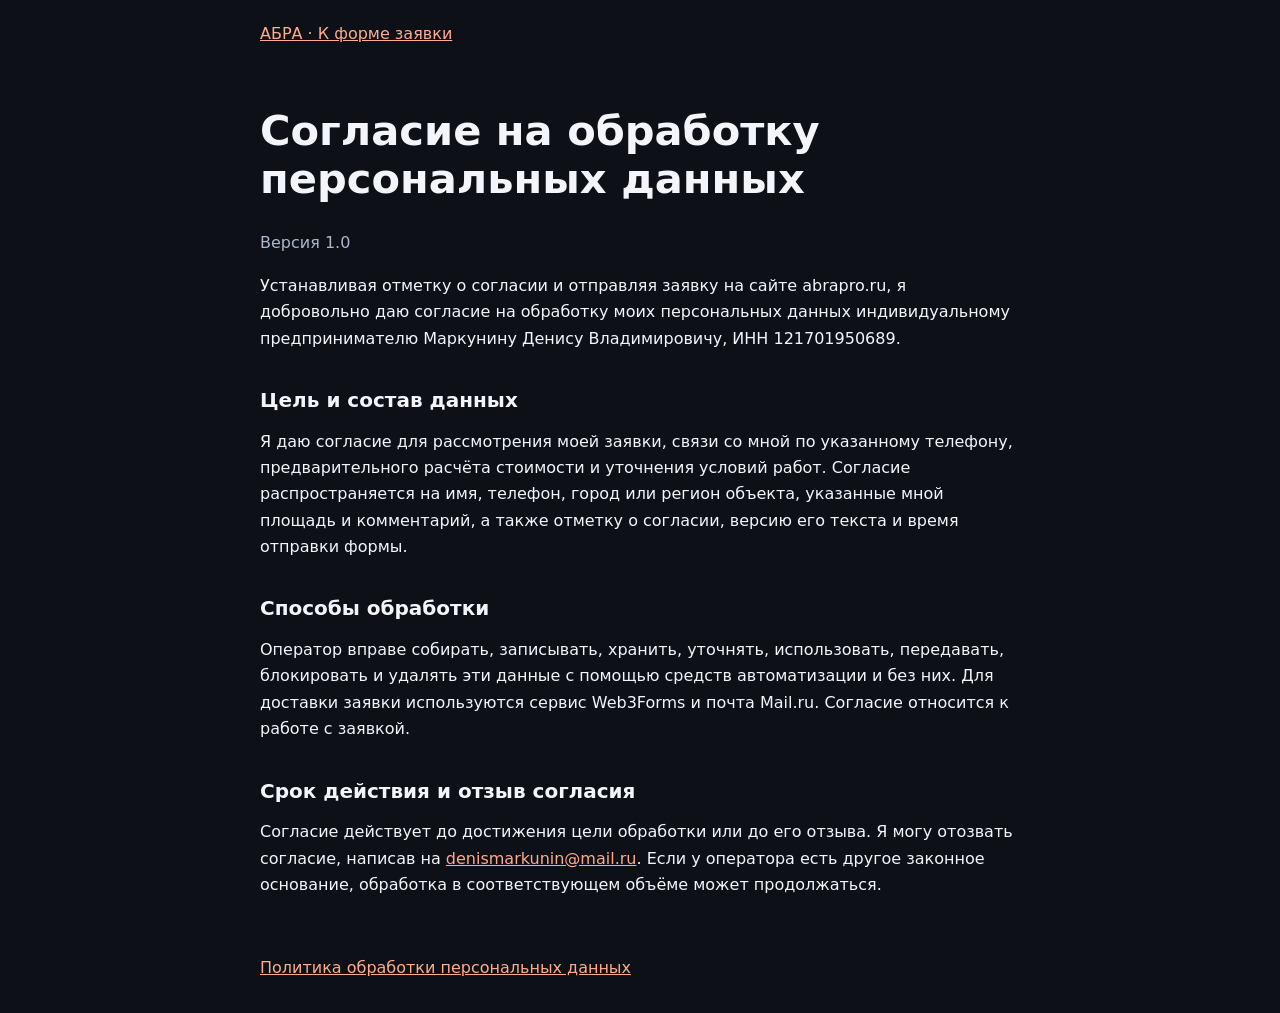
<file: consent.html>
<!DOCTYPE html>
<html lang="ru">
<head>
  <meta charset="utf-8">
  <meta name="viewport" content="width=device-width, initial-scale=1">
  <title>Согласие на обработку персональных данных — АБРА</title>
  <link rel="icon" href="favicon-32.png" type="image/png">
  <link rel="stylesheet" href="privacy.css">
</head>
<body>
  <header><a href="./#contact">АБРА · К форме заявки</a></header>
  <main>
    <h1>Согласие на обработку персональных данных</h1>
    <p class="version">Версия 1.0</p>
    <p>Устанавливая отметку о согласии и отправляя заявку на сайте abrapro.ru, я добровольно даю согласие на обработку моих персональных данных индивидуальному предпринимателю Маркунину Денису Владимировичу, ИНН 121701950689.</p>

    <h2>Цель и состав данных</h2>
    <p>Я даю согласие для рассмотрения моей заявки, связи со мной по указанному телефону, предварительного расчёта стоимости и уточнения условий работ. Согласие распространяется на имя, телефон, город или регион объекта, указанные мной площадь и комментарий, а также отметку о согласии, версию его текста и время отправки формы.</p>

    <h2>Способы обработки</h2>
    <p>Оператор вправе собирать, записывать, хранить, уточнять, использовать, передавать, блокировать и удалять эти данные с помощью средств автоматизации и без них. Для доставки заявки используются сервис Web3Forms и почта Mail.ru. Согласие относится к работе с заявкой.</p>

    <h2>Срок действия и отзыв согласия</h2>
    <p>Согласие действует до достижения цели обработки или до его отзыва. Я могу отозвать согласие, написав на <a href="mailto:denismarkunin@mail.ru">denismarkunin@mail.ru</a>. Если у оператора есть другое законное основание, обработка в соответствующем объёме может продолжаться.</p>
  </main>
  <footer><a href="privacy.html">Политика обработки персональных данных</a></footer>
</body>
</html>
</file>
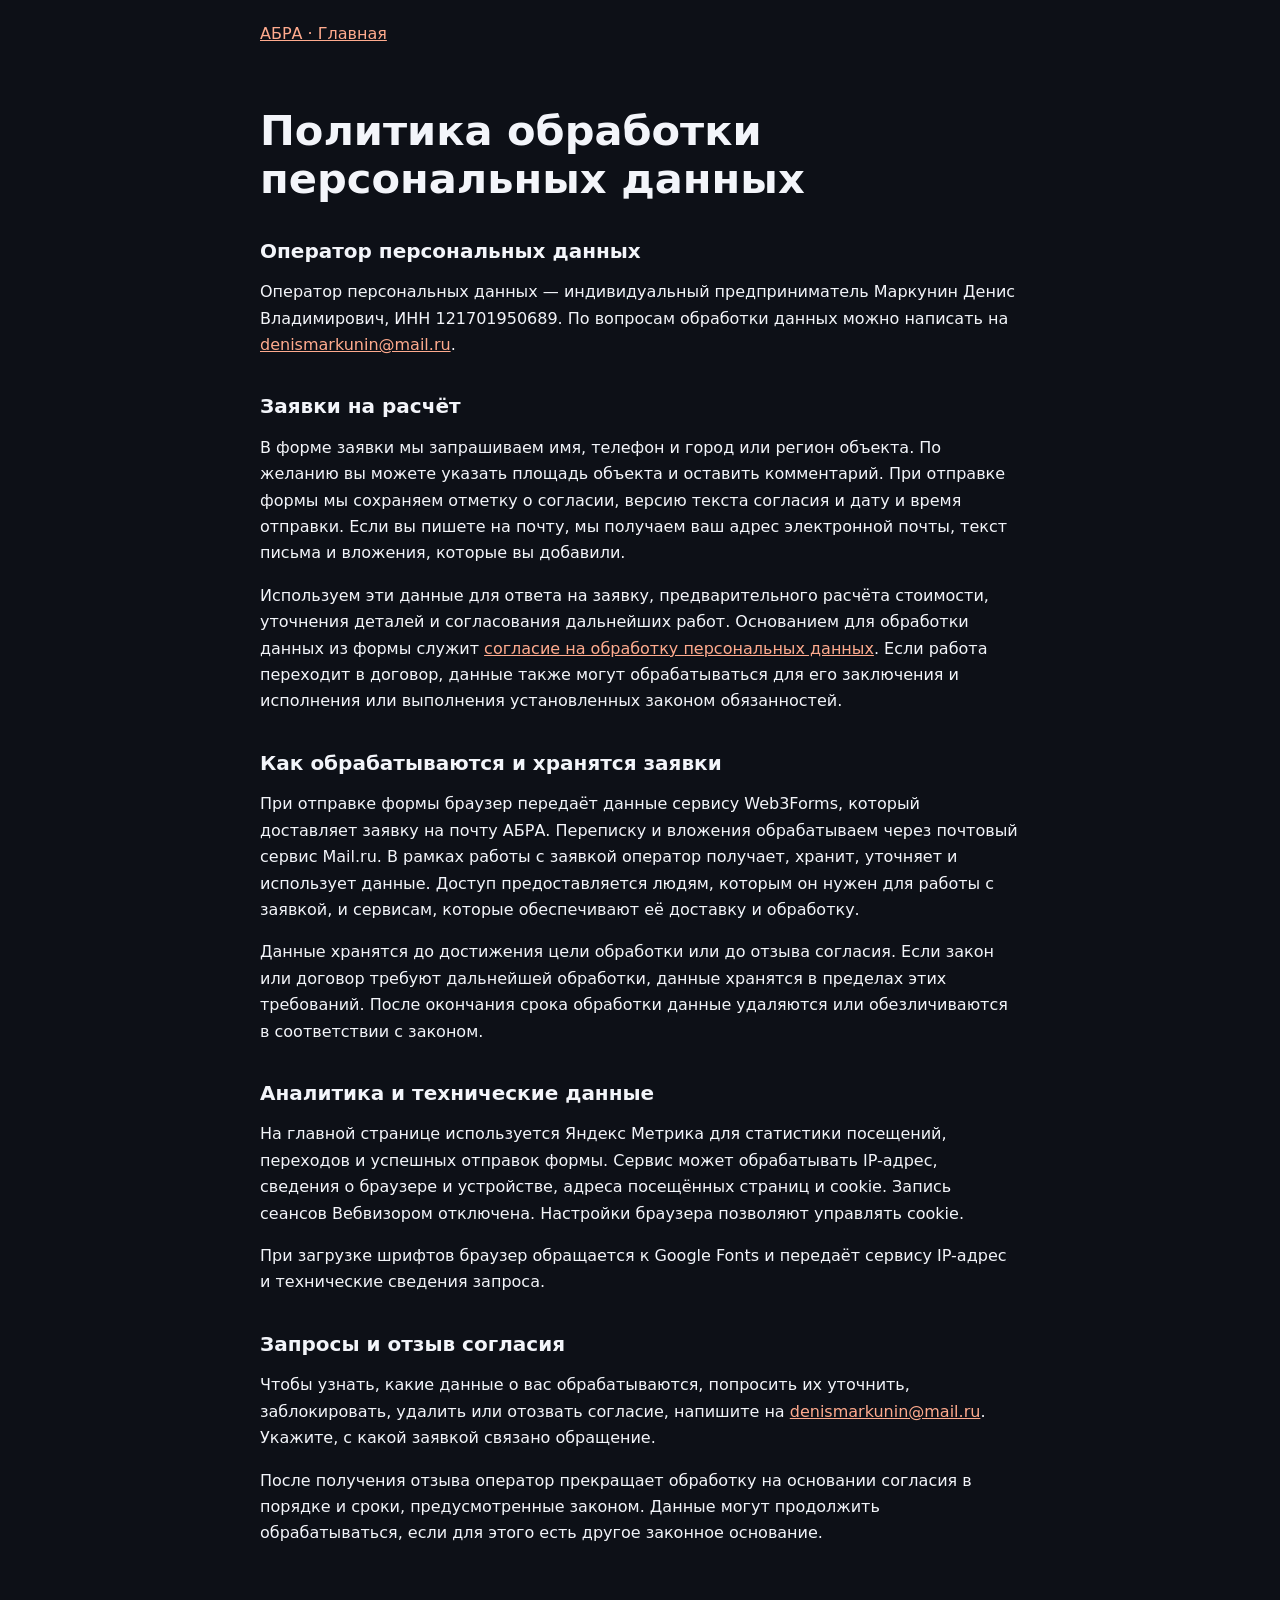
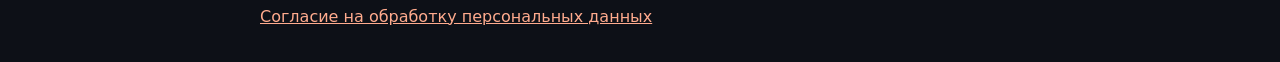
<file: privacy.html>
<!DOCTYPE html>
<html lang="ru">
<head>
  <meta charset="utf-8">
  <meta name="viewport" content="width=device-width, initial-scale=1">
  <title>Политика обработки персональных данных — АБРА</title>
  <link rel="icon" href="favicon-32.png" type="image/png">
  <link rel="stylesheet" href="privacy.css">
</head>
<body>
  <header><a href="./">АБРА · Главная</a></header>
  <main>
    <h1>Политика обработки персональных данных</h1>

    <h2>Оператор персональных данных</h2>
    <p>Оператор персональных данных — индивидуальный предприниматель Маркунин Денис Владимирович, ИНН 121701950689. По вопросам обработки данных можно написать на <a href="mailto:denismarkunin@mail.ru">denismarkunin@mail.ru</a>.</p>

    <h2>Заявки на расчёт</h2>
    <p>В форме заявки мы запрашиваем имя, телефон и город или регион объекта. По желанию вы можете указать площадь объекта и оставить комментарий. При отправке формы мы сохраняем отметку о согласии, версию текста согласия и дату и время отправки. Если вы пишете на почту, мы получаем ваш адрес электронной почты, текст письма и вложения, которые вы добавили.</p>
    <p>Используем эти данные для ответа на заявку, предварительного расчёта стоимости, уточнения деталей и согласования дальнейших работ. Основанием для обработки данных из формы служит <a href="consent.html">согласие на обработку персональных данных</a>. Если работа переходит в договор, данные также могут обрабатываться для его заключения и исполнения или выполнения установленных законом обязанностей.</p>

    <h2>Как обрабатываются и хранятся заявки</h2>
    <p>При отправке формы браузер передаёт данные сервису Web3Forms, который доставляет заявку на почту АБРА. Переписку и вложения обрабатываем через почтовый сервис Mail.ru. В рамках работы с заявкой оператор получает, хранит, уточняет и использует данные. Доступ предоставляется людям, которым он нужен для работы с заявкой, и сервисам, которые обеспечивают её доставку и обработку.</p>
    <p>Данные хранятся до достижения цели обработки или до отзыва согласия. Если закон или договор требуют дальнейшей обработки, данные хранятся в пределах этих требований. После окончания срока обработки данные удаляются или обезличиваются в соответствии с законом.</p>

    <h2>Аналитика и технические данные</h2>
    <p>На главной странице используется Яндекс Метрика для статистики посещений, переходов и успешных отправок формы. Сервис может обрабатывать IP-адрес, сведения о браузере и устройстве, адреса посещённых страниц и cookie. Запись сеансов Вебвизором отключена. Настройки браузера позволяют управлять cookie.</p>
    <p>При загрузке шрифтов браузер обращается к Google Fonts и передаёт сервису IP-адрес и технические сведения запроса.</p>

    <h2>Запросы и отзыв согласия</h2>
    <p>Чтобы узнать, какие данные о вас обрабатываются, попросить их уточнить, заблокировать, удалить или отозвать согласие, напишите на <a href="mailto:denismarkunin@mail.ru">denismarkunin@mail.ru</a>. Укажите, с какой заявкой связано обращение.</p>
    <p>После получения отзыва оператор прекращает обработку на основании согласия в порядке и сроки, предусмотренные законом. Данные могут продолжить обрабатываться, если для этого есть другое законное основание.</p>
  </main>
  <footer><a href="consent.html">Согласие на обработку персональных данных</a></footer>
</body>
</html>
</file>
<file: privacy.css>
:root {
  color-scheme: dark;
  font-family: system-ui, sans-serif;
  background: #0d1017;
  color: #f3f5fa;
}

body { margin: 0; }
header, main, footer {
  max-width: 760px;
  margin-inline: auto;
  padding-inline: 24px;
}
header { padding-block: 24px; }
main { padding-block: 12px 32px; }
footer { padding-block: 12px 36px; }
h1 { font-size: clamp(1.75rem, 5vw, 2.6rem); line-height: 1.15; }
h2 { font-size: 1.25rem; margin-top: 1.8em; }
p, li { line-height: 1.65; }
a { color: #ffab8e; overflow-wrap: anywhere; }
a:focus-visible { outline: 2px solid currentColor; outline-offset: 4px; }
.version { color: #adb7cb; }
</file>
